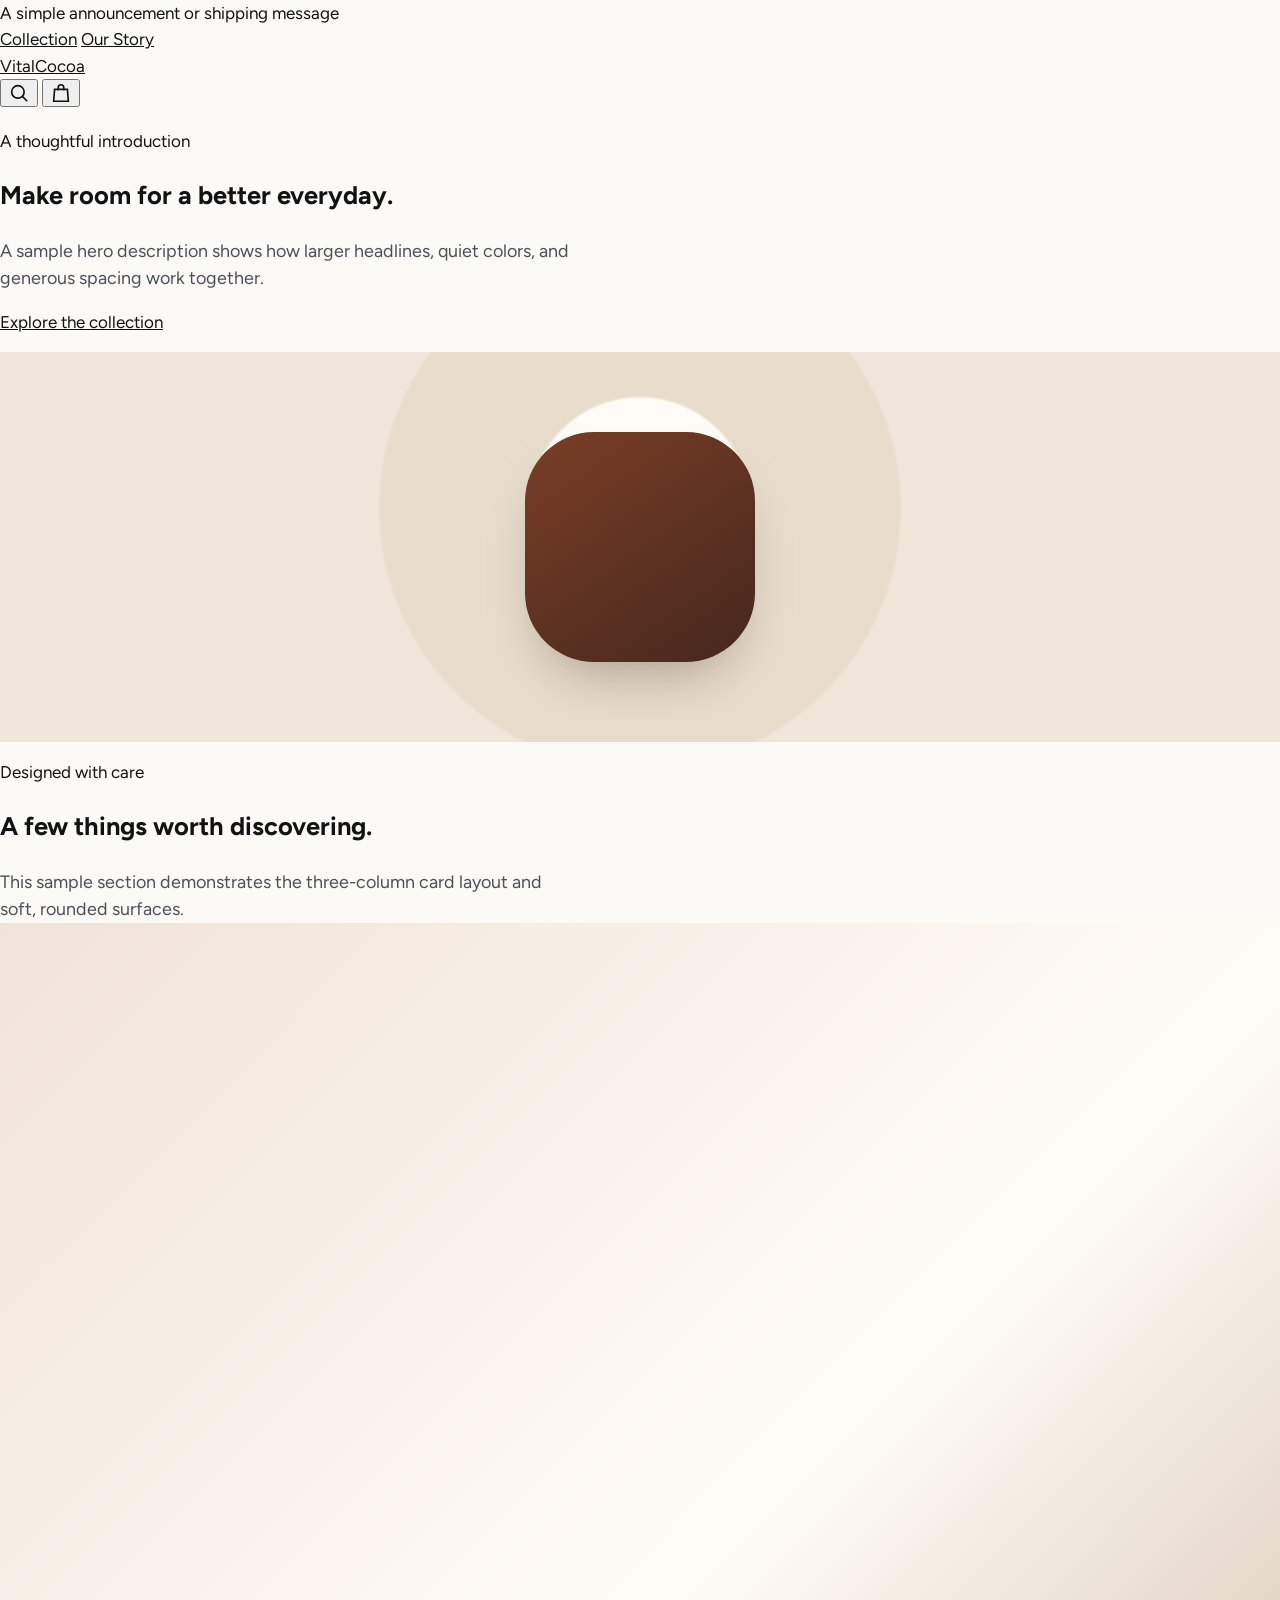
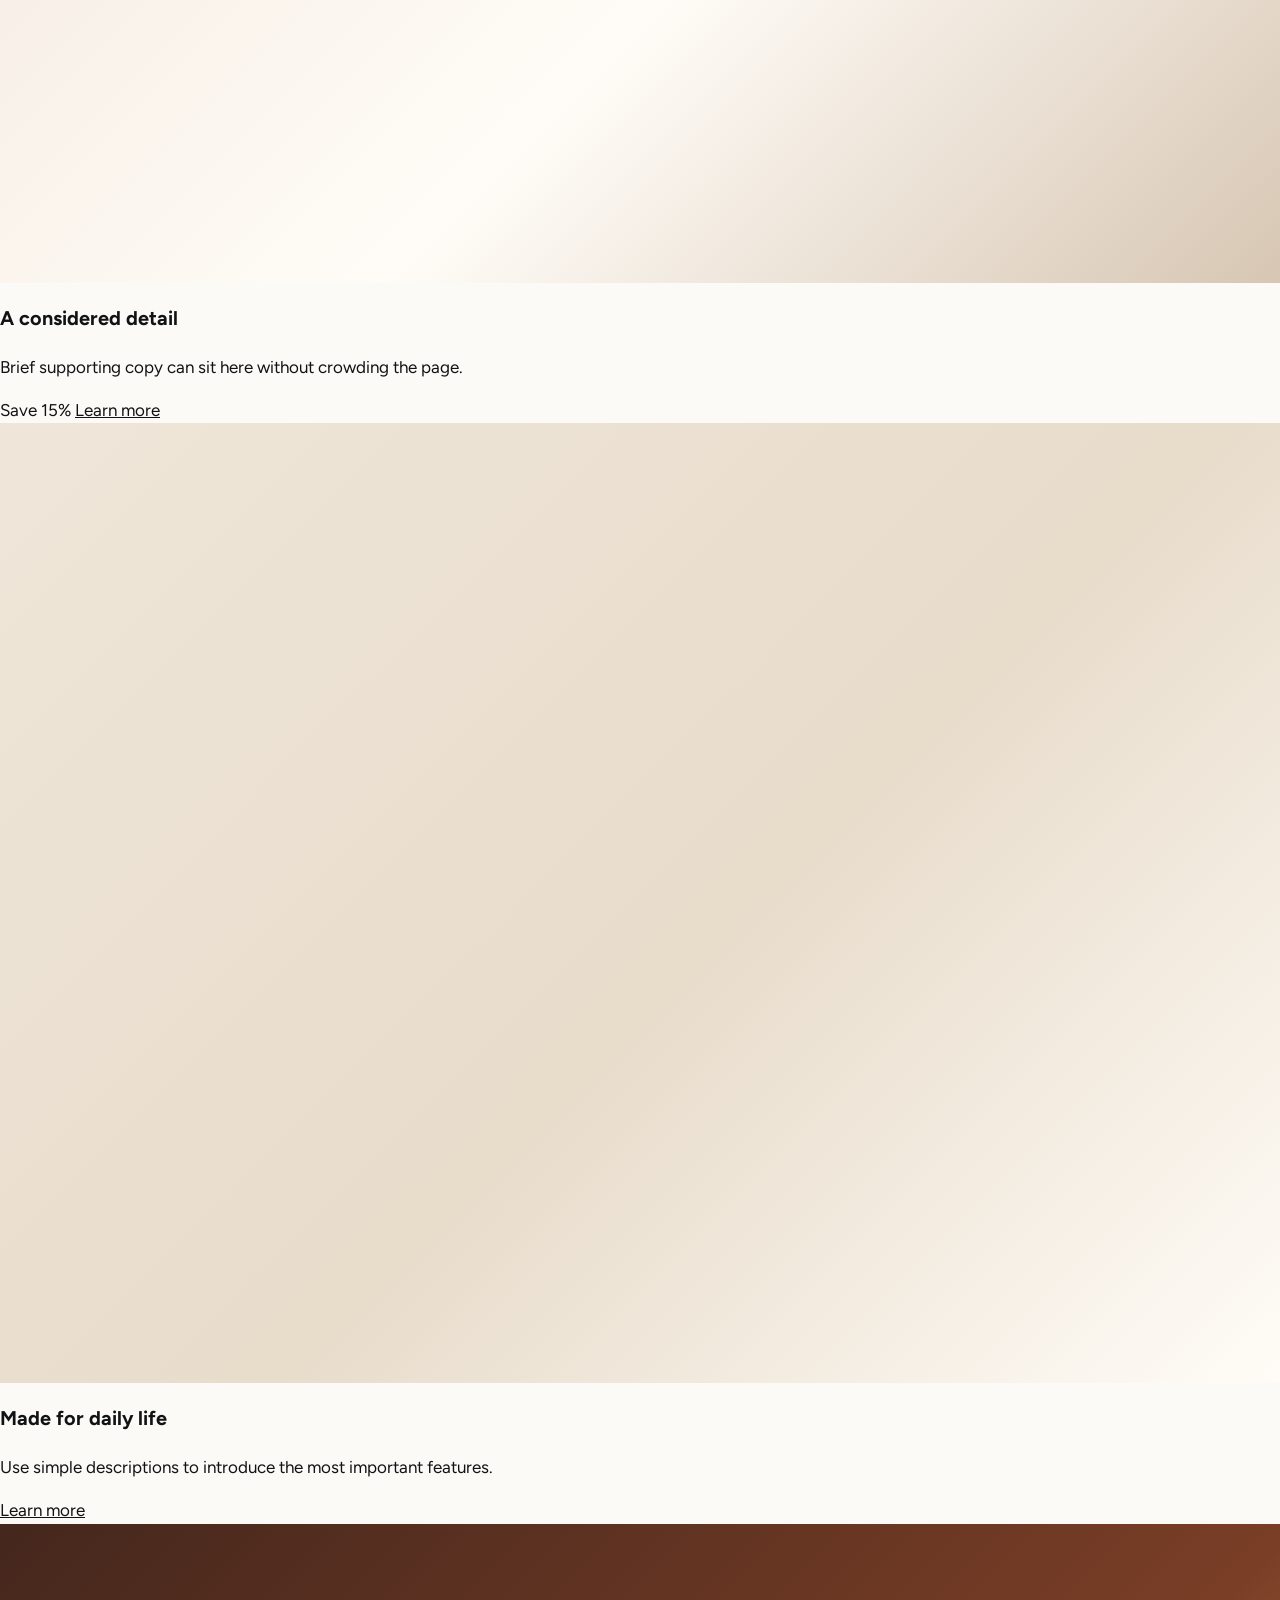
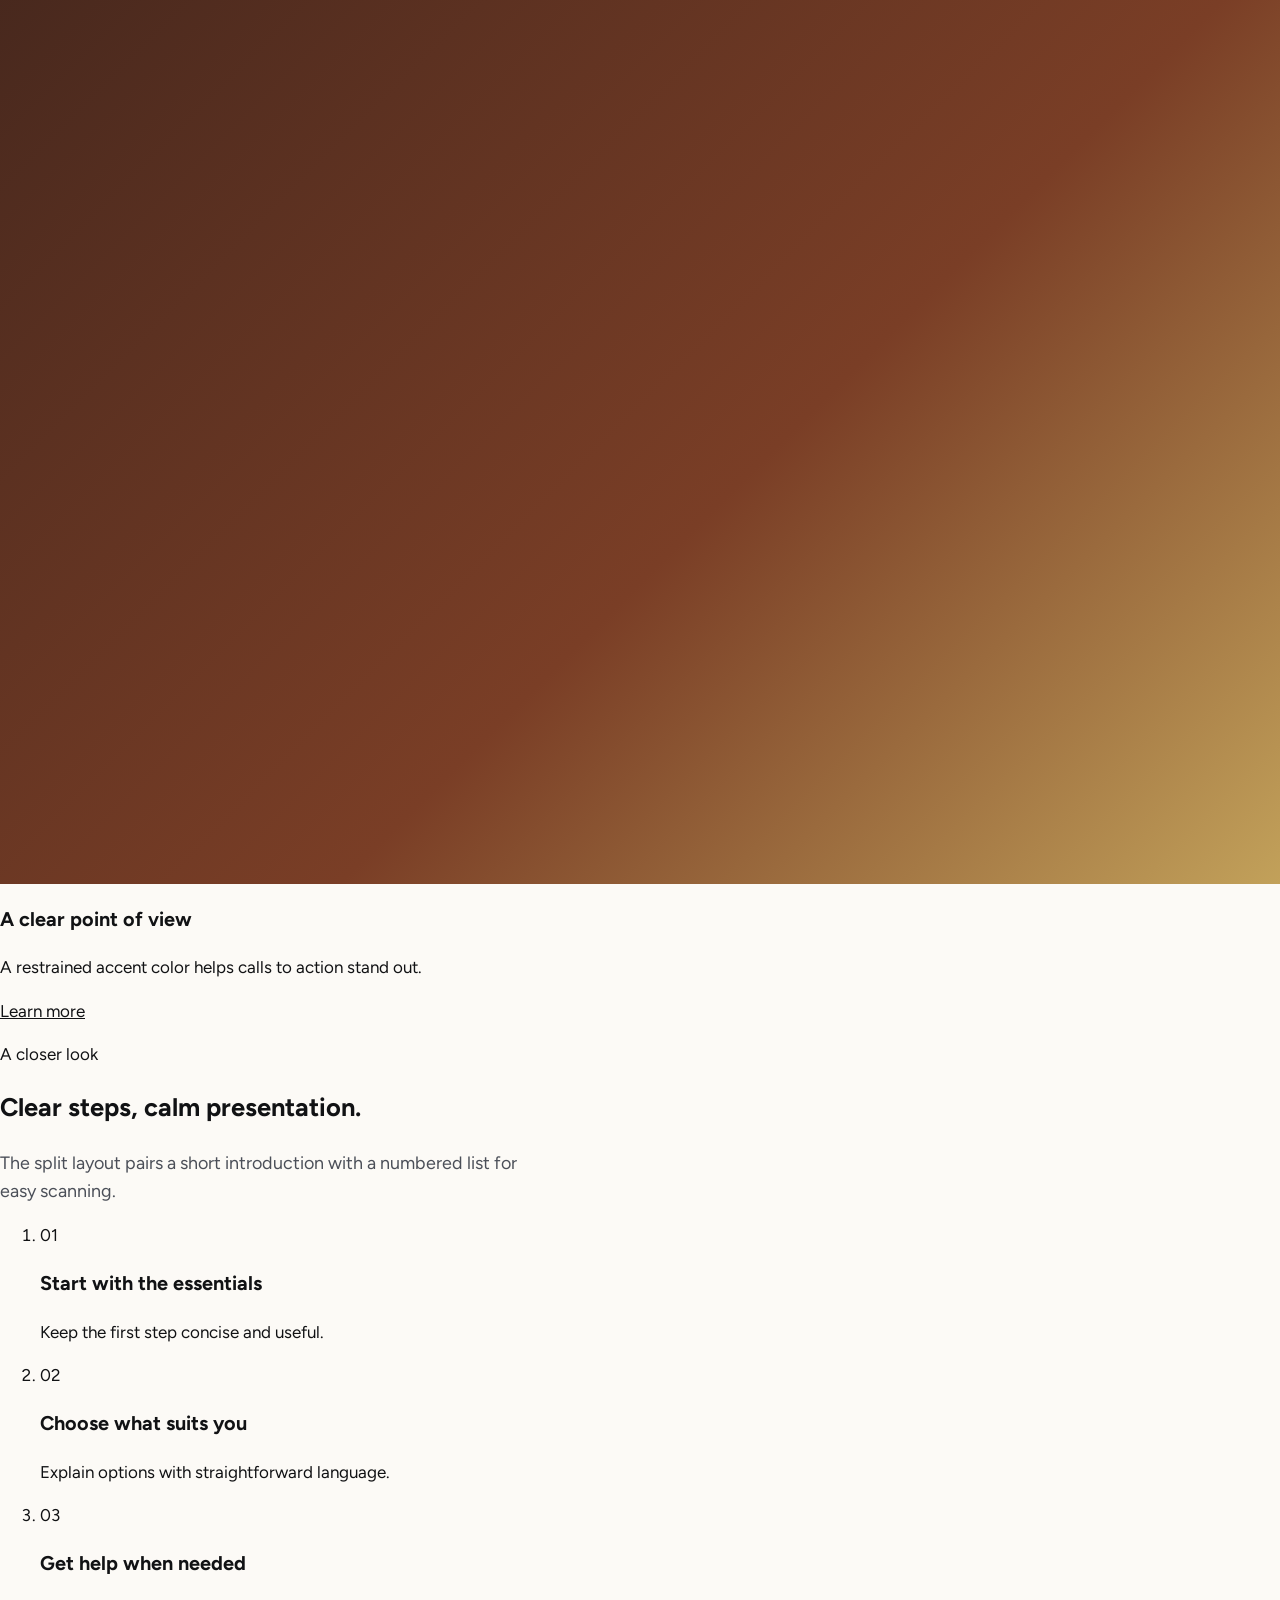
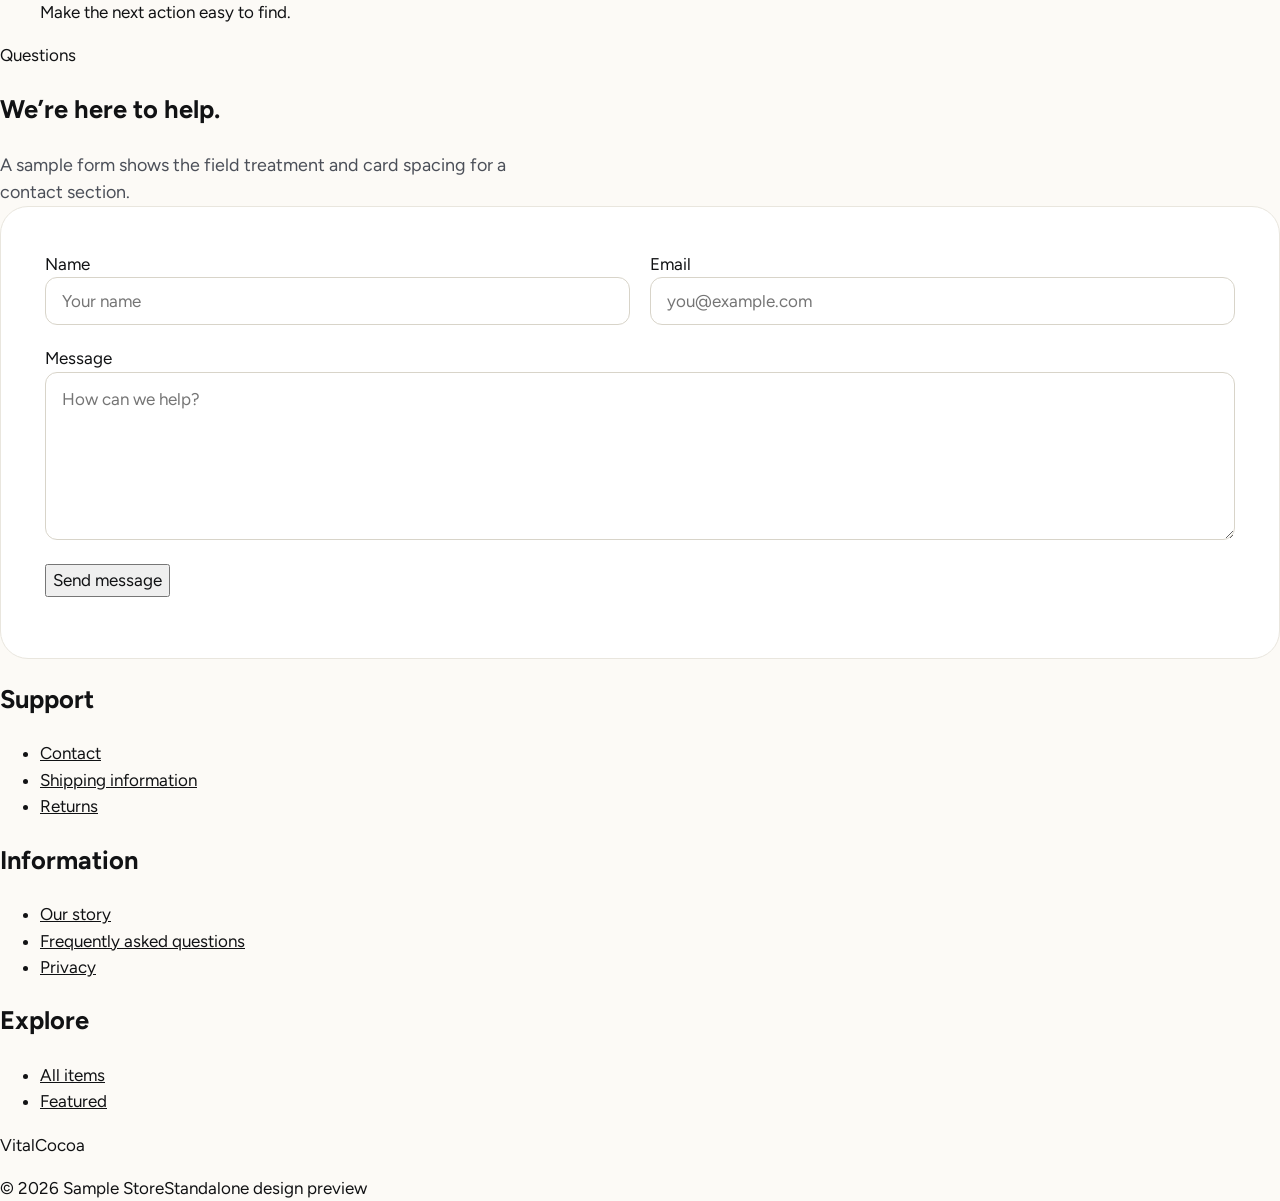
<file: assets/index.html>
<!doctype html>
<html lang="en">
  <head>
    <meta charset="utf-8">
    <meta name="viewport" content="width=device-width, initial-scale=1">
    <meta name="description" content="A standalone preview of the extracted storefront design system.">
    <title>VitalCocoa — Design Preview</title>
    <link rel="preconnect" href="https://fonts.googleapis.com">
    <link rel="preconnect" href="https://fonts.gstatic.com" crossorigin>
    <link href="https://fonts.googleapis.com/css2?family=Figtree:wght@400..800&display=swap" rel="stylesheet">
    <link rel="stylesheet" href="./theme.css">
  </head>
  <body>
    <a class="visually-hidden" href="#main">Skip to content</a>
    <div class="announcement">A simple announcement or shipping message</div>
    <header class="site-header">
      <div class="container header-inner">
        <nav class="header-nav" aria-label="Main navigation">
          <a href="#collection">Collection</a>
          <a href="#story">Our Story</a>
        </nav>
        <a class="site-logo" href="#" aria-label="VitalCocoa home">VitalCocoa</a>
        <div class="header-actions">
          <button class="header-icon" type="button" aria-label="Search">
            <svg viewBox="0 0 24 24" width="22" height="22" fill="none" stroke="currentColor" stroke-width="1.8" aria-hidden="true">
              <circle cx="10.8" cy="10.8" r="6.8"></circle>
              <path d="m16 16 5 5"></path>
            </svg>
          </button>
          <button class="header-icon" type="button" aria-label="Shopping bag">
            <svg viewBox="0 0 24 24" width="22" height="22" fill="none" stroke="currentColor" stroke-width="1.8" aria-hidden="true">
              <path d="M5 8h14l1 13H4L5 8Z"></path>
              <path d="M9 9V6a3 3 0 0 1 6 0v3"></path>
            </svg>
          </button>
        </div>
      </div>
    </header>

    <main id="main">
      <section class="section">
        <div class="container split-layout">
          <div>
            <p class="eyebrow">A thoughtful introduction</p>
            <h1 class="heading-one">Make room for a better everyday.</h1>
            <p class="lede">A sample hero description shows how larger headlines, quiet colors, and generous spacing work together.</p>
            <p><a class="button button--accent button--large" href="#collection">Explore the collection</a></p>
          </div>
          <div class="card" aria-label="Sample feature artwork">
            <div style="min-height: 390px; display: grid; place-items: center; padding: 32px; background: radial-gradient(circle at 50% 40%, #fffcf7 0 16%, #e8dccb 16.5% 38%, #efe6d9 38.5% 100%);">
              <div style="width: min(58%, 230px); aspect-ratio: 1; border-radius: 30%; background: linear-gradient(145deg, #7a3e26, #45271d); box-shadow: 0 28px 55px -22px rgb(43 26 20 / 35%);"></div>
            </div>
          </div>
        </div>
      </section>

      <section class="section section--muted" id="collection">
        <div class="container">
          <div class="section-heading">
            <p class="eyebrow">Designed with care</p>
            <h2 class="heading-two">A few things worth discovering.</h2>
            <p class="lede">This sample section demonstrates the three-column card layout and soft, rounded surfaces.</p>
          </div>
          <div class="card-grid">
            <article class="card">
              <div style="aspect-ratio: 4 / 3; background: linear-gradient(135deg, #f0e3d7, #fffcf7 60%, #d7c6b3);"></div>
              <div class="card__content">
                <h3 class="card__title">A considered detail</h3>
                <p class="card__text">Brief supporting copy can sit here without crowding the page.</p>
                <span class="savings-label">Save 15%</span>
                <a class="text-link" href="#story">Learn more</a>
              </div>
            </article>
            <article class="card">
              <div style="aspect-ratio: 4 / 3; background: linear-gradient(135deg, #efe6d9, #e8dccb 55%, #fffcf7);"></div>
              <div class="card__content">
                <h3 class="card__title">Made for daily life</h3>
                <p class="card__text">Use simple descriptions to introduce the most important features.</p>
                <a class="text-link" href="#story">Learn more</a>
              </div>
            </article>
            <article class="card">
              <div style="aspect-ratio: 4 / 3; background: linear-gradient(135deg, #45271d, #7a3e26 58%, #c2a15a);"></div>
              <div class="card__content">
                <h3 class="card__title">A clear point of view</h3>
                <p class="card__text">A restrained accent color helps calls to action stand out.</p>
                <a class="text-link" href="#story">Learn more</a>
              </div>
            </article>
          </div>
        </div>
      </section>

      <section class="section" id="story">
        <div class="container split-layout">
          <div>
            <p class="eyebrow">A closer look</p>
            <h2 class="heading-two">Clear steps, calm presentation.</h2>
            <p class="lede">The split layout pairs a short introduction with a numbered list for easy scanning.</p>
          </div>
          <ol class="step-list">
            <li><span class="step-number">01</span><div><h3 class="card__title">Start with the essentials</h3><p class="card__text">Keep the first step concise and useful.</p></div></li>
            <li><span class="step-number">02</span><div><h3 class="card__title">Choose what suits you</h3><p class="card__text">Explain options with straightforward language.</p></div></li>
            <li><span class="step-number">03</span><div><h3 class="card__title">Get help when needed</h3><p class="card__text">Make the next action easy to find.</p></div></li>
          </ol>
        </div>
      </section>

      <section class="section section--muted">
        <div class="container split-layout">
          <div>
            <p class="eyebrow">Questions</p>
            <h2 class="heading-two">We’re here to help.</h2>
            <p class="lede">A sample form shows the field treatment and card spacing for a contact section.</p>
          </div>
          <form class="form-card" action="#" onsubmit="return false">
            <div class="form-grid">
              <div class="form-field"><label for="name">Name</label><input class="field" id="name" name="name" placeholder="Your name"></div>
              <div class="form-field"><label for="email">Email</label><input class="field" id="email" name="email" type="email" placeholder="you@example.com"></div>
              <div class="form-field" style="grid-column: 1 / -1"><label for="message">Message</label><textarea class="field" id="message" name="message" placeholder="How can we help?"></textarea></div>
            </div>
            <p><button class="button button--dark" type="submit">Send message</button></p>
          </form>
        </div>
      </section>
    </main>

    <footer class="site-footer">
      <div class="container">
        <div class="footer-columns">
          <nav class="footer-column" aria-label="Support">
            <h2>Support</h2>
            <ul class="footer-links"><li><a href="#main">Contact</a></li><li><a href="#main">Shipping information</a></li><li><a href="#main">Returns</a></li></ul>
          </nav>
          <nav class="footer-column" aria-label="Information">
            <h2>Information</h2>
            <ul class="footer-links"><li><a href="#main">Our story</a></li><li><a href="#main">Frequently asked questions</a></li><li><a href="#main">Privacy</a></li></ul>
          </nav>
          <nav class="footer-column" aria-label="Explore">
            <h2>Explore</h2>
            <ul class="footer-links"><li><a href="#collection">All items</a></li><li><a href="#collection">Featured</a></li></ul>
          </nav>
        </div>
        <p class="footer-wordmark">VitalCocoa</p>
        <div class="footer-meta"><span>© 2026 Sample Store</span><span>Standalone design preview</span></div>
      </div>
    </footer>
  </body>
</html>
</file>
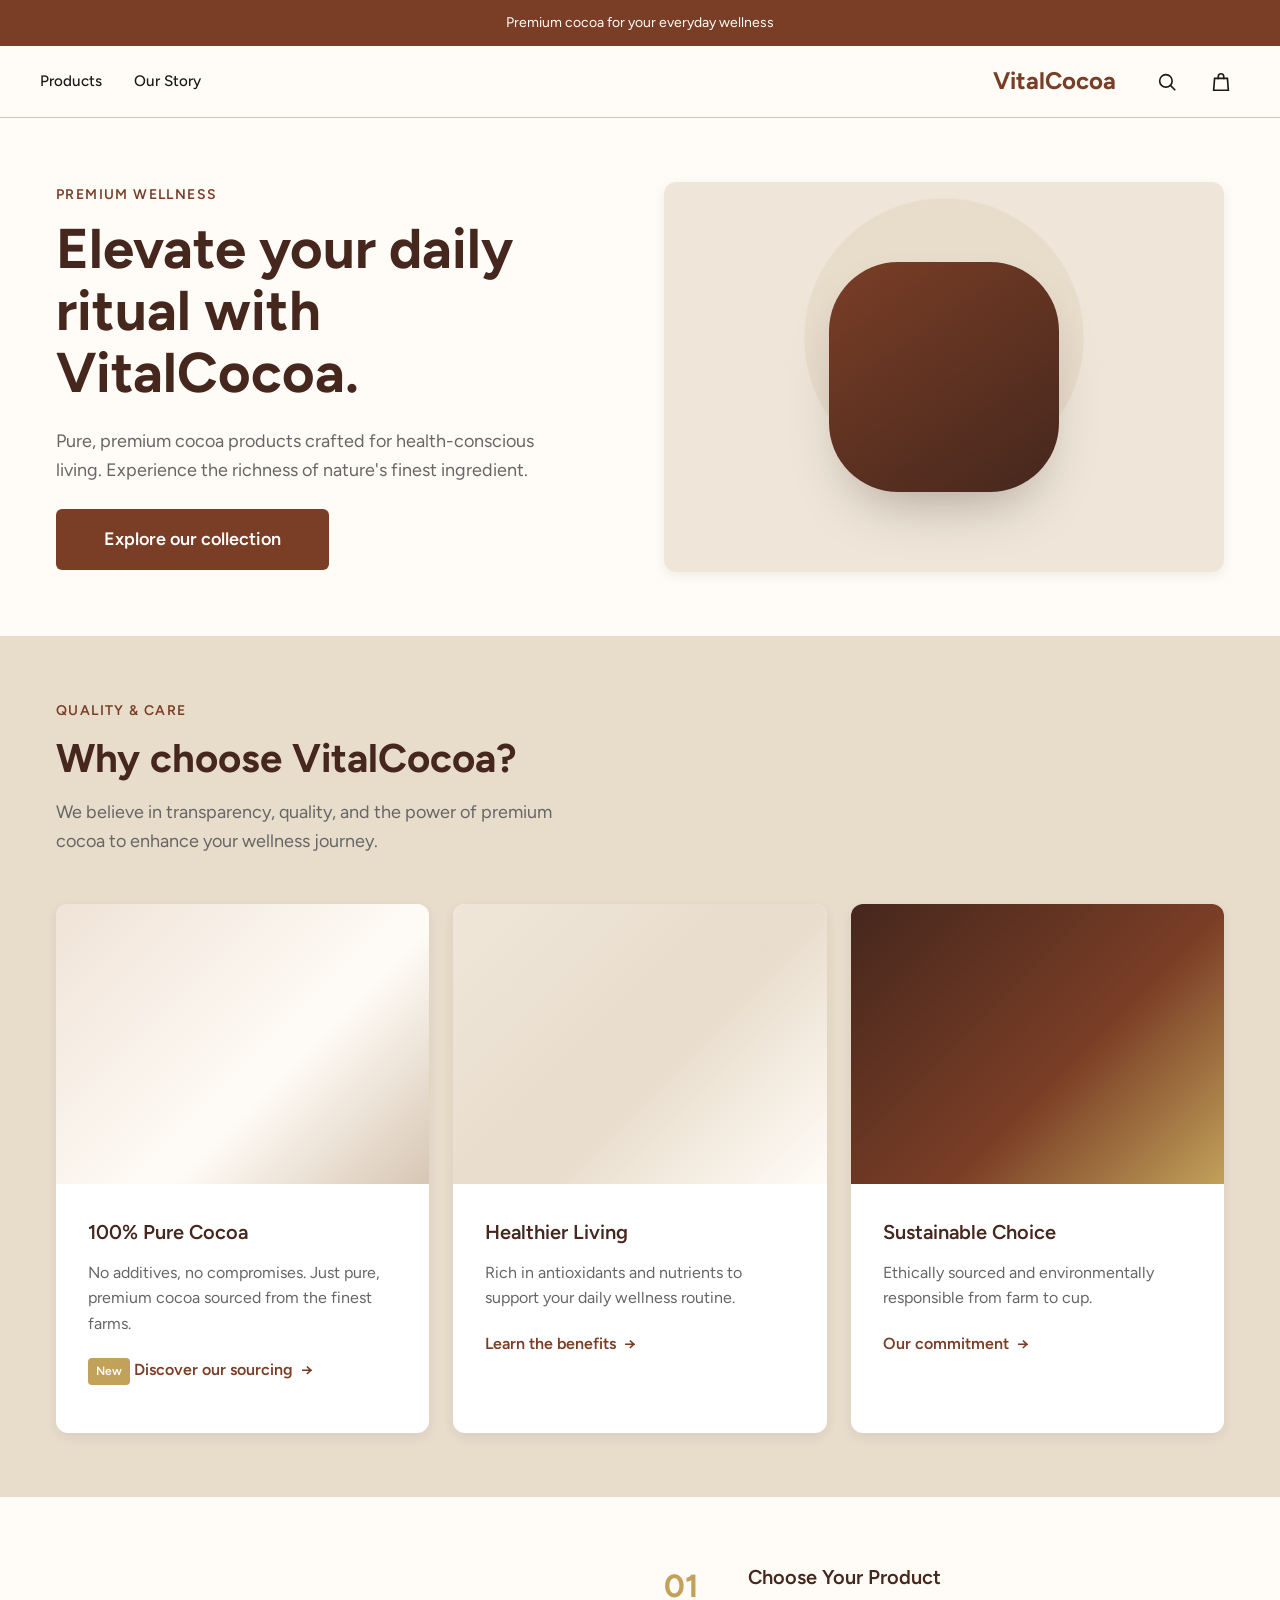
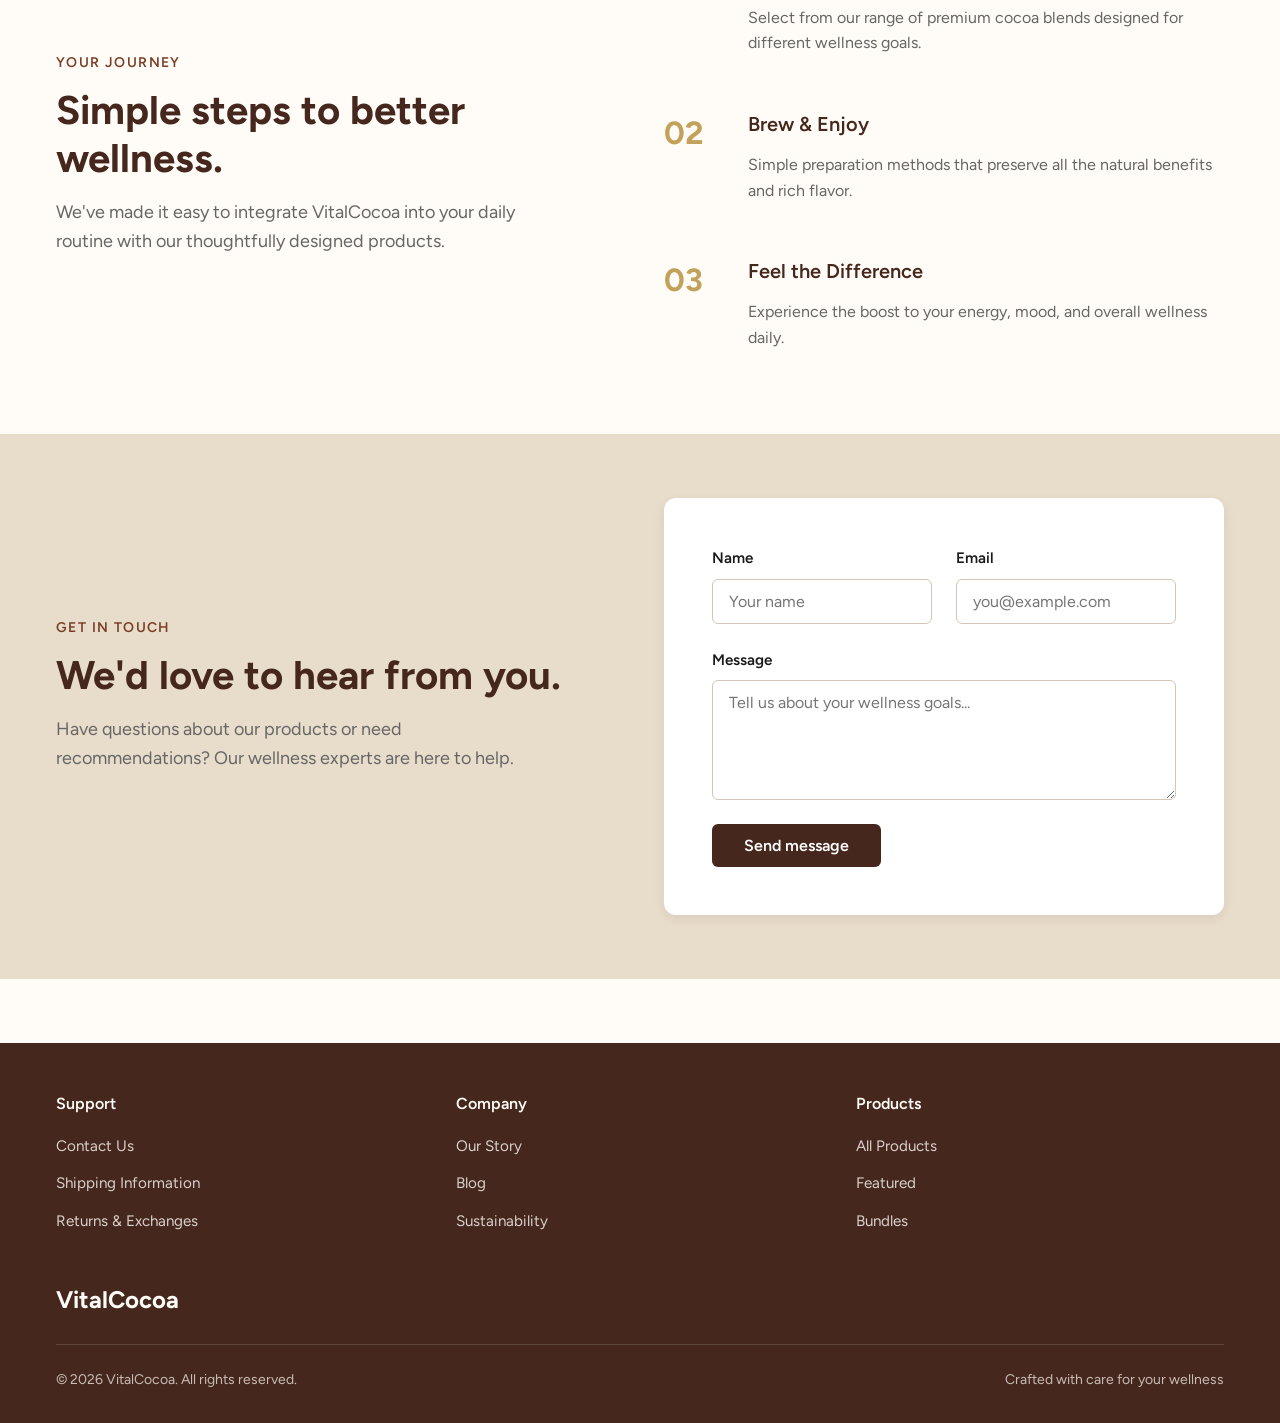
<file: VitalCocoa-Website-Template.html>
<!doctype html>
<html lang="en">
  <head>
    <meta charset="utf-8">
    <meta name="viewport" content="width=device-width, initial-scale=1">
    <meta name="description" content="VitalCocoa - Premium cocoa products for a healthier lifestyle.">
    <title>VitalCocoa — Premium Cocoa Products</title>
    <link rel="preconnect" href="https://fonts.googleapis.com">
    <link rel="preconnect" href="https://fonts.gstatic.com" crossorigin>
    <link href="https://fonts.googleapis.com/css2?family=Figtree:wght@400..800&display=swap" rel="stylesheet">
    <style>
      /* Color Scheme - VitalCocoa */
      :root {
        --color-primary-dark: #45271d;
        --color-primary-medium: #7a3e26;
        --color-accent: #c2a15a;
        --color-light-bg: #fffcf7;
        --color-muted-bg: #e8dccb;
        --color-text: #1a1a1a;
        --color-text-light: #666666;
        --color-border: #d7c6b3;
      }

      * {
        margin: 0;
        padding: 0;
        box-sizing: border-box;
      }

      html {
        scroll-behavior: smooth;
      }

      body {
        font-family: 'Figtree', system-ui, sans-serif;
        color: var(--color-text);
        background-color: var(--color-light-bg);
        line-height: 1.6;
      }

      .visually-hidden {
        position: absolute;
        width: 1px;
        height: 1px;
        overflow: hidden;
        clip: rect(0, 0, 0, 0);
      }

      .announcement {
        background-color: var(--color-primary-medium);
        color: var(--color-light-bg);
        text-align: center;
        padding: 12px 16px;
        font-size: 0.875rem;
      }

      .container {
        max-width: 1200px;
        margin: 0 auto;
        padding: 0 16px;
      }

      /* Header */
      .site-header {
        background-color: var(--color-light-bg);
        border-bottom: 1px solid var(--color-border);
        position: sticky;
        top: 0;
        z-index: 100;
      }

      .header-inner {
        display: flex;
        align-items: center;
        justify-content: space-between;
        padding: 16px 0;
        gap: 32px;
      }

      .header-nav {
        display: flex;
        gap: 32px;
        flex: 1;
      }

      .header-nav a {
        color: var(--color-text);
        text-decoration: none;
        font-weight: 500;
        font-size: 0.95rem;
        transition: color 0.3s ease;
      }

      .header-nav a:hover {
        color: var(--color-primary-medium);
      }

      .site-logo {
        font-size: 1.5rem;
        font-weight: 700;
        color: var(--color-primary-medium);
        text-decoration: none;
        white-space: nowrap;
      }

      .header-actions {
        display: flex;
        gap: 16px;
      }

      .header-icon {
        background: none;
        border: none;
        cursor: pointer;
        color: var(--color-text);
        display: flex;
        align-items: center;
        justify-content: center;
        padding: 8px;
        transition: color 0.3s ease;
      }

      .header-icon:hover {
        color: var(--color-primary-medium);
      }

      /* Main Content */
      main {
        min-height: calc(100vh - 200px);
      }

      .section {
        padding: 64px 0;
      }

      .section--muted {
        background-color: var(--color-muted-bg);
      }

      .split-layout {
        display: grid;
        grid-template-columns: 1fr 1fr;
        gap: 48px;
        align-items: center;
      }

      .eyebrow {
        font-size: 0.875rem;
        font-weight: 600;
        color: var(--color-primary-medium);
        text-transform: uppercase;
        letter-spacing: 0.1em;
        margin-bottom: 12px;
      }

      .heading-one {
        font-size: 3.5rem;
        font-weight: 700;
        line-height: 1.1;
        margin-bottom: 24px;
        color: var(--color-primary-dark);
      }

      .heading-two {
        font-size: 2.5rem;
        font-weight: 700;
        line-height: 1.2;
        margin-bottom: 16px;
        color: var(--color-primary-dark);
      }

      .lede {
        font-size: 1.125rem;
        color: var(--color-text-light);
        margin-bottom: 24px;
        max-width: 500px;
      }

      .section-heading {
        max-width: 600px;
        margin-bottom: 48px;
      }

      .card {
        background-color: white;
        border-radius: 12px;
        overflow: hidden;
        box-shadow: 0 4px 12px rgba(69, 39, 29, 0.08);
      }

      .card__content {
        padding: 32px;
      }

      .card__title {
        font-size: 1.25rem;
        font-weight: 600;
        margin-bottom: 12px;
        color: var(--color-primary-dark);
      }

      .card__text {
        font-size: 1rem;
        color: var(--color-text-light);
        margin-bottom: 20px;
      }

      .savings-label {
        display: inline-block;
        background-color: var(--color-accent);
        color: white;
        padding: 4px 8px;
        border-radius: 4px;
        font-size: 0.75rem;
        font-weight: 600;
        margin-bottom: 16px;
      }

      .text-link {
        color: var(--color-primary-medium);
        text-decoration: none;
        font-weight: 600;
        display: inline-flex;
        align-items: center;
        gap: 8px;
        transition: gap 0.3s ease;
      }

      .text-link:hover {
        gap: 12px;
      }

      .text-link::after {
        content: "→";
      }

      /* Buttons */
      .button {
        display: inline-block;
        padding: 12px 32px;
        border: none;
        border-radius: 6px;
        font-family: inherit;
        font-weight: 600;
        cursor: pointer;
        text-decoration: none;
        transition: all 0.3s ease;
        font-size: 1rem;
      }

      .button--accent {
        background-color: var(--color-primary-medium);
        color: white;
      }

      .button--accent:hover {
        background-color: var(--color-primary-dark);
      }

      .button--dark {
        background-color: var(--color-primary-dark);
        color: white;
      }

      .button--dark:hover {
        background-color: var(--color-primary-medium);
      }

      .button--large {
        padding: 16px 48px;
        font-size: 1.125rem;
      }

      /* Card Grid */
      .card-grid {
        display: grid;
        grid-template-columns: repeat(auto-fit, minmax(300px, 1fr));
        gap: 24px;
      }

      /* Step List */
      .step-list {
        list-style: none;
        display: flex;
        flex-direction: column;
        gap: 32px;
      }

      .step-list li {
        display: grid;
        grid-template-columns: 60px 1fr;
        gap: 24px;
      }

      .step-number {
        font-size: 2rem;
        font-weight: 700;
        color: var(--color-accent);
      }

      /* Forms */
      .form-card {
        background-color: white;
        padding: 48px;
        border-radius: 12px;
        box-shadow: 0 4px 12px rgba(69, 39, 29, 0.08);
      }

      .form-grid {
        display: grid;
        grid-template-columns: 1fr 1fr;
        gap: 24px;
        margin-bottom: 24px;
      }

      .form-field {
        display: flex;
        flex-direction: column;
        gap: 8px;
      }

      .form-field label {
        font-weight: 600;
        color: var(--color-text);
        font-size: 0.95rem;
      }

      .field {
        padding: 12px 16px;
        border: 1px solid var(--color-border);
        border-radius: 6px;
        font-family: inherit;
        font-size: 1rem;
        color: var(--color-text);
        transition: border-color 0.3s ease;
      }

      .field:focus {
        outline: none;
        border-color: var(--color-primary-medium);
        box-shadow: 0 0 0 3px rgba(122, 62, 38, 0.1);
      }

      textarea.field {
        resize: vertical;
        min-height: 120px;
      }

      /* Footer */
      .site-footer {
        background-color: var(--color-primary-dark);
        color: var(--color-light-bg);
        padding: 48px 0 32px;
        margin-top: 64px;
      }

      .footer-columns {
        display: grid;
        grid-template-columns: repeat(auto-fit, minmax(200px, 1fr));
        gap: 32px;
        margin-bottom: 48px;
      }

      .footer-column h2 {
        font-size: 1rem;
        font-weight: 600;
        margin-bottom: 16px;
      }

      .footer-links {
        list-style: none;
        display: flex;
        flex-direction: column;
        gap: 12px;
      }

      .footer-links a {
        color: var(--color-light-bg);
        text-decoration: none;
        font-size: 0.95rem;
        opacity: 0.8;
        transition: opacity 0.3s ease;
      }

      .footer-links a:hover {
        opacity: 1;
      }

      .footer-wordmark {
        font-size: 1.5rem;
        font-weight: 700;
        margin-bottom: 24px;
      }

      .footer-meta {
        display: flex;
        justify-content: space-between;
        padding-top: 24px;
        border-top: 1px solid rgba(255, 252, 247, 0.2);
        font-size: 0.875rem;
        opacity: 0.7;
      }

      /* Responsive */
      @media (max-width: 768px) {
        .split-layout {
          grid-template-columns: 1fr;
          gap: 32px;
        }

        .header-inner {
          flex-wrap: wrap;
        }

        .header-nav {
          order: 3;
          flex-basis: 100%;
          gap: 16px;
        }

        .heading-one {
          font-size: 2.5rem;
        }

        .heading-two {
          font-size: 1.75rem;
        }

        .form-grid {
          grid-template-columns: 1fr;
        }

        .form-card {
          padding: 24px;
        }

        .card-grid {
          grid-template-columns: 1fr;
        }
      }
    </style>
  </head>
  <body>
    <a class="visually-hidden" href="#main">Skip to content</a>
    <div class="announcement">Premium cocoa for your everyday wellness</div>
    <header class="site-header">
      <div class="container header-inner">
        <nav class="header-nav" aria-label="Main navigation">
          <a href="#collection">Products</a>
          <a href="#story">Our Story</a>
        </nav>
        <a class="site-logo" href="#" aria-label="VitalCocoa home">VitalCocoa</a>
        <div class="header-actions">
          <button class="header-icon" type="button" aria-label="Search">
            <svg viewBox="0 0 24 24" width="22" height="22" fill="none" stroke="currentColor" stroke-width="1.8" aria-hidden="true">
              <circle cx="10.8" cy="10.8" r="6.8"></circle>
              <path d="m16 16 5 5"></path>
            </svg>
          </button>
          <button class="header-icon" type="button" aria-label="Shopping bag">
            <svg viewBox="0 0 24 24" width="22" height="22" fill="none" stroke="currentColor" stroke-width="1.8" aria-hidden="true">
              <path d="M5 8h14l1 13H4L5 8Z"></path>
              <path d="M9 9V6a3 3 0 0 1 6 0v3"></path>
            </svg>
          </button>
        </div>
      </div>
    </header>

    <main id="main">
      <section class="section">
        <div class="container split-layout">
          <div>
            <p class="eyebrow">Premium Wellness</p>
            <h1 class="heading-one">Elevate your daily ritual with VitalCocoa.</h1>
            <p class="lede">Pure, premium cocoa products crafted for health-conscious living. Experience the richness of nature's finest ingredient.</p>
            <p><a class="button button--accent button--large" href="#collection">Explore our collection</a></p>
          </div>
          <div class="card" aria-label="VitalCocoa product showcase">
            <div style="min-height: 390px; display: grid; place-items: center; padding: 32px; background: radial-gradient(circle at 50% 40%, #fffcf7 0 16%, #e8dccb 16.5% 38%, #efe6d9 38.5% 100%);">
              <div style="width: min(58%, 230px); aspect-ratio: 1; border-radius: 30%; background: linear-gradient(145deg, #7a3e26, #45271d); box-shadow: 0 28px 55px -22px rgb(43 26 20 / 35%);"></div>
            </div>
          </div>
        </div>
      </section>

      <section class="section section--muted" id="collection">
        <div class="container">
          <div class="section-heading">
            <p class="eyebrow">Quality & Care</p>
            <h2 class="heading-two">Why choose VitalCocoa?</h2>
            <p class="lede">We believe in transparency, quality, and the power of premium cocoa to enhance your wellness journey.</p>
          </div>
          <div class="card-grid">
            <article class="card">
              <div style="aspect-ratio: 4 / 3; background: linear-gradient(135deg, #f0e3d7, #fffcf7 60%, #d7c6b3);"></div>
              <div class="card__content">
                <h3 class="card__title">100% Pure Cocoa</h3>
                <p class="card__text">No additives, no compromises. Just pure, premium cocoa sourced from the finest farms.</p>
                <span class="savings-label">New</span>
                <a class="text-link" href="#story">Discover our sourcing</a>
              </div>
            </article>
            <article class="card">
              <div style="aspect-ratio: 4 / 3; background: linear-gradient(135deg, #efe6d9, #e8dccb 55%, #fffcf7);"></div>
              <div class="card__content">
                <h3 class="card__title">Healthier Living</h3>
                <p class="card__text">Rich in antioxidants and nutrients to support your daily wellness routine.</p>
                <a class="text-link" href="#story">Learn the benefits</a>
              </div>
            </article>
            <article class="card">
              <div style="aspect-ratio: 4 / 3; background: linear-gradient(135deg, #45271d, #7a3e26 58%, #c2a15a);"></div>
              <div class="card__content">
                <h3 class="card__title">Sustainable Choice</h3>
                <p class="card__text">Ethically sourced and environmentally responsible from farm to cup.</p>
                <a class="text-link" href="#story">Our commitment</a>
              </div>
            </article>
          </div>
        </div>
      </section>

      <section class="section" id="story">
        <div class="container split-layout">
          <div>
            <p class="eyebrow">Your Journey</p>
            <h2 class="heading-two">Simple steps to better wellness.</h2>
            <p class="lede">We've made it easy to integrate VitalCocoa into your daily routine with our thoughtfully designed products.</p>
          </div>
          <ol class="step-list">
            <li><span class="step-number">01</span><div><h3 class="card__title">Choose Your Product</h3><p class="card__text">Select from our range of premium cocoa blends designed for different wellness goals.</p></div></li>
            <li><span class="step-number">02</span><div><h3 class="card__title">Brew & Enjoy</h3><p class="card__text">Simple preparation methods that preserve all the natural benefits and rich flavor.</p></div></li>
            <li><span class="step-number">03</span><div><h3 class="card__title">Feel the Difference</h3><p class="card__text">Experience the boost to your energy, mood, and overall wellness daily.</p></div></li>
          </ol>
        </div>
      </section>

      <section class="section section--muted">
        <div class="container split-layout">
          <div>
            <p class="eyebrow">Get In Touch</p>
            <h2 class="heading-two">We'd love to hear from you.</h2>
            <p class="lede">Have questions about our products or need recommendations? Our wellness experts are here to help.</p>
          </div>
          <form class="form-card" action="#" onsubmit="return false">
            <div class="form-grid">
              <div class="form-field"><label for="name">Name</label><input class="field" id="name" name="name" placeholder="Your name"></div>
              <div class="form-field"><label for="email">Email</label><input class="field" id="email" name="email" type="email" placeholder="you@example.com"></div>
              <div class="form-field" style="grid-column: 1 / -1"><label for="message">Message</label><textarea class="field" id="message" name="message" placeholder="Tell us about your wellness goals..."></textarea></div>
            </div>
            <p><button class="button button--dark" type="submit">Send message</button></p>
          </form>
        </div>
      </section>
    </main>

    <footer class="site-footer">
      <div class="container">
        <div class="footer-columns">
          <nav class="footer-column" aria-label="Support">
            <h2>Support</h2>
            <ul class="footer-links"><li><a href="#main">Contact Us</a></li><li><a href="#main">Shipping Information</a></li><li><a href="#main">Returns & Exchanges</a></li></ul>
          </nav>
          <nav class="footer-column" aria-label="Information">
            <h2>Company</h2>
            <ul class="footer-links"><li><a href="#main">Our Story</a></li><li><a href="#main">Blog</a></li><li><a href="#main">Sustainability</a></li></ul>
          </nav>
          <nav class="footer-column" aria-label="Explore">
            <h2>Products</h2>
            <ul class="footer-links"><li><a href="#collection">All Products</a></li><li><a href="#collection">Featured</a></li><li><a href="#collection">Bundles</a></li></ul>
          </nav>
        </div>
        <p class="footer-wordmark">VitalCocoa</p>
        <div class="footer-meta"><span>© 2026 VitalCocoa. All rights reserved.</span><span>Crafted with care for your wellness</span></div>
      </div>
    </footer>
  </body>
</html>
</file>
<file: assets/theme.css>
/* MyNrg theme.
   Palette sampled from the product photography: page = photo background (#FCFAF6), sand = top-down photo background,
   cobalt = bottle label, ink = cap.
   Layout language from the researched DTC leaders: product on matching photo backgrounds + navy/brand CTA (Ritual),
   inset dark brand card + week-by-week timeline + sticky mobile CTA (Seed), stat row + scrolling strip + closing banner (grüns),
   tiered pack cards with per-day pricing (Timeline), check-mark comparison table (Seed). */
:root {
  --paper: #FCFAF6;
  --sand: #F5F3ED;
  --sand-2: #ECE9E0;
  --white: #FFFFFF;
  --ink: #111214;
  --ink-2: #4B4F58;
  --ink-3: #868A93;
  --line: #E9E6DE;
  --line-2: #D8D4C9;
  --cobalt: #1F4690;
  --cobalt-hover: #193A78;
  --cobalt-deep: #12285A;
  --cobalt-tint: #E7EDF8;
  --cobalt-mist: #B9C8E6;
  --go: #1E7A4C;
  --stop: #B23A2A;

  --f-sans: "Figtree", ui-sans-serif, system-ui, -apple-system, "Segoe UI", Helvetica, Arial, sans-serif;

  --r-lg: 28px;
  --r-md: 18px;
  --r-sm: 12px;
  --r-pill: 999px;
  --gutter: clamp(16px, 4vw, 40px);
  --container: 1240px;
  --sec-y: clamp(44px, 5.5vw, 76px);
  color-scheme: light;
}

*, *::before, *::after { box-sizing: border-box; }
[hidden] { display: none !important; }
html { scroll-behavior: smooth; -webkit-text-size-adjust: 100%; }
body {
  position: relative;
  margin: 0;
  background: var(--paper);
  color: var(--ink);
  font-family: var(--f-sans);
  font-size: 17px;
  line-height: 1.55;
  -webkit-font-smoothing: antialiased;
  overflow-x: hidden;
}
img, svg { max-width: 100%; display: block; }
a { color: inherit; }
button { font: inherit; color: inherit; }
:focus-visible { outline: 2px solid var(--cobalt); outline-offset: 3px; border-radius: 6px; }
.visually-hidden { position: absolute !important; width: 1px; height: 1px; overflow: hidden; clip: rect(0 0 0 0); white-space: nowrap; }

/* ---------- layout ---------- */
.wrap { width: 100%; max-width: calc(var(--container) + var(--gutter) * 2); margin-inline: auto; padding-inline: var(--gutter); }
.sec { padding-block: var(--sec-y); }
.sec--sand { background: var(--sand); }
.sec--tight { padding-block: clamp(28px, 3.5vw, 44px); }

/* ---------- type ---------- */
.kicker { font-size: 13px; font-weight: 700; letter-spacing: .09em; text-transform: uppercase; color: var(--cobalt); margin: 0 0 16px; }
.h1, .h2, .h3 { font-weight: 640; text-wrap: balance; margin: 0; color: var(--ink); }
.h1 { font-size: clamp(2.5rem, 5.2vw, 4.6rem); line-height: .98; letter-spacing: -.045em; }
.h2 { font-size: clamp(1.85rem, 3.4vw, 2.9rem); line-height: 1.02; letter-spacing: -.04em; }
.h3 { font-size: clamp(1.25rem, 1.7vw, 1.5rem); line-height: 1.2; letter-spacing: -.02em; }
.blue { color: var(--cobalt); }
.lede { font-size: clamp(1.08rem, 1.4vw, 1.25rem); color: var(--ink-2); max-width: 52ch; margin: 20px 0 0; text-wrap: pretty; }
.fine { font-size: 13px; line-height: 1.55; color: var(--ink-3); }
.num { font-variant-numeric: tabular-nums; }
.sec-head { max-width: 760px; margin-bottom: clamp(22px, 3vw, 36px); }
.sec-head--center { margin-inline: auto; text-align: center; }
.sec-head--center .lede { margin-inline: auto; }

/* ---------- buttons ---------- */
.btn {
  display: inline-flex; align-items: center; justify-content: center; gap: 10px;
  min-height: 48px; padding: 0 26px; border-radius: var(--r-pill);
  font-family: var(--f-sans); font-weight: 650; font-size: 16px; letter-spacing: -.005em;
  text-decoration: none; border: 1.5px solid transparent; cursor: pointer;
  transition: background-color .15s ease, color .15s ease, border-color .15s ease, transform .15s ease;
}
.btn:active { transform: translateY(1px); }
.btn--blue { background: var(--cobalt); color: var(--white); }
.btn--blue:hover { background: var(--cobalt-hover); }
.btn--ink { background: var(--ink); color: var(--white); }
.btn--ink:hover { background: #2A2C31; }
.btn--white { background: var(--white); color: var(--ink); }
.btn--white:hover { background: var(--cobalt-tint); }
.btn--line { background: transparent; color: var(--ink); border-color: var(--ink); }
.btn--line:hover { background: var(--ink); color: var(--white); }
.btn--lg { min-height: 58px; padding: 0 32px; font-size: 17px; }
.btn--block { width: 100%; }
.link { font-weight: 650; text-decoration: underline; text-underline-offset: 4px; text-decoration-thickness: 1.5px; }

/* ---------- announcement + header (Ritual: thin brand bar, centered wordmark) ---------- */
.announce { background: var(--cobalt); color: var(--white); font-size: 13.5px; font-weight: 600; text-align: center; padding: 9px var(--gutter); }
.announce ul { list-style: none; margin: 0; padding: 0; display: flex; justify-content: center; flex-wrap: wrap; gap: 4px 32px; }
.announce li { display: inline-flex; align-items: center; gap: 8px; }
.announce svg { width: 16px; height: 16px; opacity: .85; }

.hdr { position: sticky; top: env(safe-area-inset-top, 0px); z-index: 50; background: rgba(252, 250, 246, .92); backdrop-filter: blur(14px); -webkit-backdrop-filter: blur(14px); border-bottom: 1px solid var(--line); }
.hdr__in { display: grid; grid-template-columns: 1fr auto 1fr; align-items: center; gap: 16px; min-height: 68px; }
.hdr__nav { display: flex; gap: 4px; }
.hdr__nav a { text-decoration: none; font-size: 15px; font-weight: 550; color: var(--ink-2); padding: 8px 12px; border-radius: var(--r-pill); }
.hdr__nav a:hover { color: var(--ink); background: var(--sand-2); }
.logo { font-weight: 720; font-size: 26px; letter-spacing: -.05em; text-decoration: none; color: var(--ink); line-height: 1; }
.logo span { color: var(--cobalt); }
.hdr__end { display: flex; justify-content: flex-end; align-items: center; gap: 8px; }
.hdr__currency-form { margin: 0; }
.hdr__currency { border: 1px solid var(--line); background: var(--white); color: var(--ink); border-radius: 999px; font-size: 12px; font-weight: 700; letter-spacing: .08em; text-transform: uppercase; padding: 8px 12px; cursor: pointer; transition: background .2s ease, border-color .2s ease; }
.hdr__currency:hover { background: var(--sand-2); border-color: var(--ink-2); }
.hdr__icon { width: 44px; height: 44px; border-radius: 50%; display: grid; place-items: center; text-decoration: none; color: var(--ink); background: transparent; border: 0; cursor: pointer; position: relative; }
.hdr__icon:hover { background: var(--sand-2); }
.hdr__icon svg { width: 22px; height: 22px; }
.hdr__account-wrap { display: flex; align-items: center; gap: 8px; }
shopify-account.hdr__account { display: block; width: 44px; height: 44px; --shopify-account-avatar-size: 36px; --shopify-account-color-accent: var(--cobalt); --shopify-account-color-background: var(--paper); --shopify-account-color-text: var(--ink); }
.hdr__account-guest { display: grid; width: 44px; height: 44px; place-items: center; border-radius: 50%; color: var(--ink); }
.hdr__account-guest svg { width: 22px; height: 22px; }
.hdr__account-name { max-width: 128px; overflow: hidden; color: var(--ink-2); font-size: 13px; font-weight: 650; text-overflow: ellipsis; white-space: nowrap; }
.hdr__count { position: absolute; top: 4px; right: 2px; min-width: 18px; height: 18px; padding: 0 5px; border-radius: 9px; background: var(--cobalt); color: var(--white); font-size: 11px; font-weight: 700; display: grid; place-items: center; box-shadow: 0 0 0 2px var(--paper); }
.hdr__menu { display: none; }
.hdr__drawer { display: none; border-top: 1px solid var(--line); padding-block: 8px 16px; }
.hdr__drawer a { display: block; padding: 14px 0; text-decoration: none; font-size: 22px; font-weight: 600; letter-spacing: -.02em; border-bottom: 1px solid var(--line); }
.hdr.is-open .hdr__drawer { display: block; }

/* ---------- hero (grüns stat row, product on matching photo ground) ---------- */
.hero { position: relative; isolation: isolate; padding-block: clamp(20px, 3vw, 40px) clamp(36px, 4.5vw, 60px); }
.hero__web { position: absolute; z-index: -1; top: 0; width: clamp(58px, 8vw, 100px); height: auto; fill: none; stroke: #C8874B; stroke-width: .8; opacity: .16; pointer-events: none; }
.hero__web--left { left: 0; }
.hero__web--right { right: 0; }
.hero__bat { position: absolute; z-index: 2; top: clamp(28px, 6vw, 76px); width: clamp(24px, calc(var(--gutter) - 8px), 34px); height: auto; fill: #17151A; pointer-events: none; }
.hero__bat--left { left: max(4px, calc((100vw - var(--container)) / 2 + 4px)); }
.hero__bat--right { right: max(4px, calc((100vw - var(--container)) / 2 + 4px)); transform: scaleX(-1); }
.hero__photo-wrap { position: relative; min-width: 0; }
.hero__spider { position: absolute; top: 100%; right: 22%; width: 22px; height: 60px; overflow: visible; fill: #17151A; stroke: #17151A; stroke-width: 1.5; stroke-linecap: round; pointer-events: none; }
.hero__spider ellipse { stroke: none; }
.hero__grid { display: grid; grid-template-columns: minmax(0, 1fr) minmax(0, 1fr); gap: clamp(32px, 5vw, 80px); align-items: center; }
.hero__promo { display: grid; grid-template-columns: 1fr auto; align-items: center; gap: 2px 12px; width: fit-content; max-width: 100%; margin: 0 0 18px; padding: 11px 16px; border: 1px solid var(--cobalt); border-radius: var(--r-md); background: var(--cobalt-tint); }
.hero__promo-label { color: var(--cobalt); font-size: 13px; font-weight: 800; letter-spacing: .06em; text-transform: uppercase; }
.hero__promo-prices { grid-column: 2; grid-row: 1 / span 2; display: flex; align-items: baseline; gap: 9px; white-space: nowrap; }
.hero__promo-prices strong { font-size: 24px; line-height: 1; font-variant-numeric: tabular-nums; }
.hero__promo-prices s { color: var(--ink-3); font-size: 15px; }
.hero__promo-detail { color: var(--ink-2); font-size: 13px; }
.hero__cta { display: flex; flex-wrap: wrap; align-items: center; gap: 14px 24px; margin-top: 24px; }
.hero__note { margin: 14px 0 0; font-size: 14.5px; color: var(--ink-3); }

/* ---------- final-day promotion alert ---------- */
.promo-alert { padding-block: 12px clamp(18px, 2.5vw, 30px); }
.promo-alert__card {
  position: relative; isolation: isolate; overflow: hidden; display: flex; align-items: center; justify-content: space-between;
  gap: 20px; padding: clamp(16px, 2vw, 22px) clamp(20px, 3vw, 32px); border-radius: 22px;
  color: var(--white); background: radial-gradient(ellipse at 12% 100%, rgba(221, 100, 44, .22), transparent 34%), radial-gradient(ellipse at 92% 10%, rgba(84, 125, 196, .36), transparent 38%), linear-gradient(115deg, var(--cobalt-deep), var(--cobalt));
  box-shadow: 0 12px 28px rgba(18, 40, 90, .14);
}
.promo-alert__card::before { position: absolute; z-index: 0; top: 0; right: 0; width: clamp(140px, 20vw, 230px); height: 100%; content: ""; opacity: .25; background: repeating-conic-gradient(from 0deg at 100% 0%, transparent 0deg 14deg, rgba(229, 201, 143, .7) 14deg 14.8deg, transparent 15deg 30deg), repeating-radial-gradient(circle at 100% 0%, transparent 0 17px, rgba(229, 201, 143, .7) 18px 19px, transparent 20px 30px); mask-image: radial-gradient(ellipse at 100% 0%, #000 0 38%, transparent 76%); }
.promo-alert__content { position: relative; z-index: 2; }
.promo-alert__spider { position: absolute; z-index: 1; top: -1px; right: 29%; width: 40px; height: 78px; color: #E5C98F; transform-origin: top center; animation: halloween-spider-sway 4.5s ease-in-out infinite; }
.promo-alert__spider-thread, .promo-alert__spider-legs { fill: none; stroke: currentColor; stroke-width: 1.5; stroke-linecap: round; }
.promo-alert__spider-body { fill: currentColor; }
.promo-alert__spider-legs { stroke-width: 1.25; }
.promo-alert__eyebrow { display: flex; align-items: center; gap: 8px; margin: 0 0 4px; color: #F4C982; font-size: 10px; font-weight: 800; letter-spacing: .12em; text-transform: uppercase; }
.promo-alert__eyebrow span { width: 7px; height: 7px; border-radius: 50%; background: #E5C98F; box-shadow: 0 0 0 3px rgba(229, 201, 143, .16); }
.promo-alert__pumpkin { width: 16px; height: 16px; margin-left: 2px; color: #F28A45; }
.promo-alert__title { max-width: 28ch; margin: 0; color: var(--white); font-size: clamp(1.25rem, 2vw, 1.8rem); font-weight: 650; line-height: 1.08; letter-spacing: -.035em; text-wrap: balance; }
.promo-alert__text { max-width: 56ch; margin: 5px 0 0; color: rgba(255, 255, 255, .82); font-size: clamp(.88rem, 1vw, .98rem); }
.promo-alert__button { flex: 0 0 auto; position: relative; z-index: 2; gap: 8px; min-height: 44px; padding-inline: 20px; font-size: 14px; }
.promo-alert__button span { font-size: 18px; line-height: 1; transition: transform .15s ease; }
.promo-alert__button:hover span { transform: translateX(3px); }
@keyframes halloween-spider-sway { 0%, 100% { transform: rotate(-3deg); } 50% { transform: rotate(3deg); } }
/* ---------- seasonal Halloween accents ---------- */
.halloween-sprite { position: absolute; width: 0; height: 0; overflow: hidden; }
.halloween-bat__eye { fill: #F28A45; }
.ftr__halloween { display: inline-flex; align-items: center; gap: 8px; }
.halloween-egg { display: grid; place-items: center; width: 38px; height: 32px; padding: 4px; border: 0; border-radius: 6px; background: transparent; color: #E5C98F; cursor: pointer; }
.halloween-egg svg { width: 28px; height: 16px; fill: currentColor; transition: transform .15s ease; }
.halloween-egg:hover svg, .halloween-egg[aria-expanded="true"] svg { transform: translateY(-2px) rotate(-8deg); }
.halloween-egg:focus-visible { outline: 2px solid #E5C98F; outline-offset: 2px; }
.halloween-egg__message { color: #E5C98F; }

.stats { list-style: none; padding: 0; margin: 28px 0 0; display: grid; grid-template-columns: repeat(3, minmax(0, 1fr)); border-top: 1px solid var(--line-2); }
.stats li { padding: 18px 16px 0 0; }
.stats li + li { padding-left: 18px; border-left: 1px solid var(--line-2); }
.stats strong { display: block; font-size: clamp(1.7rem, 2.8vw, 2.4rem); font-weight: 650; letter-spacing: -.045em; line-height: 1; color: var(--cobalt); font-variant-numeric: tabular-nums; }
.stats span { display: block; margin-top: 8px; font-size: 14px; color: var(--ink-2); line-height: 1.35; }
.photo { position: relative; border-radius: var(--r-lg); background: var(--sand); overflow: hidden; }
.photo img { width: 100%; height: 100%; object-fit: cover; }
.photo--hero { aspect-ratio: 6 / 5; }
.photo__tag { position: absolute; left: 18px; bottom: 18px; display: flex; flex-direction: column; gap: 1px; padding: 12px 16px; border-radius: 14px; background: var(--white); font-size: 13px; color: var(--ink-2); line-height: 1.3; box-shadow: 0 10px 30px -14px rgba(17, 18, 20, .25); }
.photo__tag strong { font-size: 15px; color: var(--ink); font-weight: 650; }

/* ---------- strip (grüns press marquee, used for plain facts) ---------- */
.strip { background: var(--cobalt); color: var(--white); overflow: hidden; }
.strip__track { display: flex; width: max-content; animation: mynrg-strip 40s linear infinite; }
.strip ul { list-style: none; margin: 0; padding: 0; display: flex; }
.strip li { display: inline-flex; align-items: center; gap: 26px; padding: 16px 26px 16px 0; font-size: 17px; font-weight: 600; letter-spacing: -.01em; white-space: nowrap; }
.strip li::before { content: ""; width: 7px; height: 7px; border-radius: 50%; background: var(--cobalt-mist); }
@keyframes mynrg-strip { to { transform: translateX(-50%); } }

/* ---------- value cards (grüns three-up) ---------- */
.cards3 { display: grid; grid-template-columns: repeat(3, minmax(0, 1fr)); gap: 16px; }
.vcard { border-radius: var(--r-lg); background: var(--white); border: 1px solid var(--line); overflow: hidden; display: flex; flex-direction: column; }
.vcard__art { aspect-ratio: 16 / 10; display: grid; place-items: center; background: var(--sand); }
.vcard__art svg { width: 64%; height: auto; }
.vcard__art--blue { background: var(--cobalt-tint); }
.vcard__body { padding: 20px 22px 24px; }

/* scenes: real product photo + realistic UI, scaled with the card (container units) */
.vcard__art.scene { display: block; position: relative; overflow: hidden; container-type: inline-size; }
.scene img { max-width: none; }
.scene--am { background: #F5F3ED; }
.scene__bottle { position: absolute; top: 50%; right: -16cqw; height: 128%; width: auto; transform: translateY(-50%); }
.sticky-note { position: absolute; left: 9cqw; top: 13cqw; width: 36cqw; aspect-ratio: 1 / 1; padding: 5cqw 4cqw 3cqw; background: linear-gradient(170deg, #FFF6B8 0%, #FFEE94 70%, #F8E27A 100%); transform: rotate(-5deg); box-shadow: 0 3.2cqw 4cqw -2.4cqw rgba(17, 18, 20, .38), 0 .3cqw .6cqw rgba(17, 18, 20, .08); font-family: "Caveat", "Bradley Hand", "Segoe Print", cursive; color: #1D2B4F; line-height: 1.05; display: flex; flex-direction: column; justify-content: center; gap: 1.6cqw; }
.sticky-note::before { content: ""; position: absolute; left: 50%; top: -2.2cqw; width: 15cqw; height: 4.6cqw; transform: translateX(-50%) rotate(3deg); background: rgba(255, 255, 255, .55); box-shadow: 0 0 0 1px rgba(17, 18, 20, .05); }
.sticky-note b { font-weight: 700; font-size: 6.2cqw; }
.sticky-note span { font-weight: 600; font-size: 5.2cqw; }
.sticky-note u { text-decoration-thickness: .35cqw; text-underline-offset: .8cqw; }

.scene--pm { background: #FCFAF6; }
.scene__crop { position: absolute; top: 0; bottom: 0; right: 0; width: 44cqw; overflow: hidden; }
.scene__crop img { position: absolute; height: 155%; width: auto; left: 50%; top: -47%; transform: translateX(-50%); }
.cal { position: absolute; left: 6cqw; top: 6.5cqw; width: 54cqw; padding: 3.6cqw; border-radius: 4.5cqw; background: var(--white); box-shadow: 0 2.5cqw 7cqw -2cqw rgba(17, 18, 20, .2), 0 0 0 1px rgba(17, 18, 20, .05); }
.cal__head { display: flex; align-items: baseline; gap: 2cqw; margin-bottom: 2.2cqw; }
.cal__head span { font-size: 2.8cqw; font-weight: 750; letter-spacing: .08em; text-transform: uppercase; color: var(--cobalt); }
.cal__head strong { font-size: 6.4cqw; font-weight: 600; letter-spacing: -.04em; line-height: 1; }
.cal ul { list-style: none; margin: 0; padding: 0; display: grid; gap: 1.2cqw; }
.cal li { display: grid; grid-template-columns: .9cqw minmax(0, 1fr) auto; gap: 2.2cqw; align-items: center; padding: 1.6cqw 2cqw; border-radius: 2cqw; }
.cal li i { align-self: stretch; border-radius: 1cqw; background: var(--line-2); }
.cal li b { display: block; font-size: 3.2cqw; font-weight: 680; line-height: 1.25; }
.cal li span { display: block; font-size: 2.7cqw; color: var(--ink-3); line-height: 1.25; }
.cal li em { font-style: normal; font-size: 2.4cqw; font-weight: 750; letter-spacing: .06em; text-transform: uppercase; color: var(--white); background: var(--cobalt); padding: .6cqw 1.6cqw; border-radius: 99px; }
.cal li.is-now { background: var(--cobalt-tint); }
.cal li.is-now i { background: var(--cobalt); }

.scene--off { background: radial-gradient(80% 90% at 50% 110%, #3462B8 0%, #1F4690 55%, #173A7A 100%); }
.phone { position: absolute; left: 50%; top: 4.5cqw; width: 47cqw; height: 86cqw; transform: translateX(-50%); border-radius: 7.4cqw; background: #0D0E10; padding: 1.4cqw; box-shadow: 0 5cqw 12cqw -3cqw rgba(0, 0, 0, .55), inset 0 0 0 .45cqw #2B2D31; }
.phone__screen { position: relative; height: 100%; border-radius: 6cqw; background: #F7F6F2; overflow: hidden; padding: 3cqw 3.2cqw; display: flex; flex-direction: column; gap: 2.2cqw; }
.phone__screen::before { content: ""; position: absolute; left: 50%; top: 1.6cqw; width: 11cqw; height: 3.2cqw; border-radius: 99px; background: #0D0E10; transform: translateX(-50%); }
.phone__status { display: flex; justify-content: space-between; align-items: center; font-size: 2.5cqw; font-weight: 700; padding: 0 1.4cqw; }
.phone__status i { width: 5cqw; height: 2.2cqw; border-radius: .7cqw; border: .3cqw solid var(--ink); position: relative; }
.phone__status i::after { content: ""; position: absolute; inset: .3cqw 1.2cqw .3cqw .3cqw; background: var(--ink); border-radius: .3cqw; }
.phone__screen { gap: 1.9cqw; }
.phone__url { display: flex; align-items: center; justify-content: center; gap: 1cqw; height: 5.2cqw; border-radius: 99px; background: #E9E7E1; font-size: 2.4cqw; font-weight: 550; color: var(--ink-2); }
.phone__url svg { width: 2.2cqw; height: 2.2cqw; }
.phone__title { font-size: 4.3cqw; font-weight: 720; letter-spacing: -.035em; margin-top: .6cqw; }
.phone__item { display: grid; grid-template-columns: 9cqw minmax(0, 1fr); gap: 2.4cqw; align-items: center; padding: 2.2cqw; border-radius: 3cqw; background: var(--white); box-shadow: 0 0 0 1px rgba(17, 18, 20, .05); }
.phone__item img { width: 9cqw; height: 9cqw; border-radius: 2cqw; object-fit: cover; background: #F5F3ED; }
.phone__item b { display: block; font-size: 2.9cqw; font-weight: 700; line-height: 1.25; }
.phone__item span { display: block; font-size: 2.4cqw; color: var(--ink-3); line-height: 1.3; }
.phone__btn { position: relative; height: 7cqw; border-radius: 99px; display: grid; place-items: center; font-size: 2.8cqw; font-weight: 680; background: var(--white); color: var(--ink-2); box-shadow: 0 0 0 .3cqw var(--line-2) inset; }
.phone__btn--cancel { color: var(--cobalt); box-shadow: 0 0 0 .35cqw var(--cobalt) inset; }
.phone__tap { position: absolute; right: 4cqw; top: 50%; width: 5.6cqw; height: 5.6cqw; border-radius: 50%; background: rgba(31, 70, 144, .22); box-shadow: 0 0 0 1.6cqw rgba(31, 70, 144, .1); transform: translateY(-50%); }
.vcard__body p { margin: 10px 0 0; color: var(--ink-2); }

/* ---------- the afternoon ---------- */
.day { display: grid; grid-template-columns: repeat(4, minmax(0, 1fr)); gap: 12px; }
.slot { border-radius: var(--r-md); padding: 22px; background: var(--white); border: 1px solid var(--line); display: flex; flex-direction: column; gap: 14px; min-height: 140px; }
.slot__time { font-size: 22px; font-weight: 700; letter-spacing: -.03em; display: flex; align-items: baseline; gap: 6px; color: var(--ink); font-variant-numeric: tabular-nums; }
.slot__time small { font-size: 12px; font-weight: 600; letter-spacing: .06em; text-transform: uppercase; color: var(--ink-3); }
.slot__bar { height: 6px; border-radius: 3px; background: var(--sand-2); overflow: hidden; }
.slot__bar i { display: block; height: 100%; border-radius: inherit; background: var(--cobalt); }
.slot p { margin: auto 0 0; font-size: 16.5px; color: var(--ink); line-height: 1.4; }
.slot--low { background: var(--cobalt-deep); border-color: var(--cobalt-deep); }
.slot--low .slot__time, .slot--low p { color: var(--white); }
.slot--low .slot__time small { color: var(--cobalt-mist); }
.slot--low .slot__bar { background: rgba(255, 255, 255, .16); }
.slot--low .slot__bar i { background: var(--white); }
.day-note { margin: 22px 0 0; font-size: 15px; color: var(--ink-2); max-width: 62ch; }

/* ---------- how it works (Timeline-style chart card + numbered steps) ---------- */
.how { display: grid; grid-template-columns: minmax(0, 1.1fr) minmax(0, .9fr); gap: clamp(28px, 5vw, 72px); align-items: center; }
.chart { background: var(--white); border: 1px solid var(--line); border-radius: var(--r-lg); padding: clamp(20px, 3vw, 32px); }
.chart__head { display: flex; flex-wrap: wrap; justify-content: space-between; align-items: baseline; gap: 6px 16px; margin-bottom: 18px; }
.chart__head h3 { margin: 0; font-size: 1.15rem; font-weight: 650; letter-spacing: -.015em; }
.chart__head span { font-size: 12.5px; font-weight: 700; letter-spacing: .08em; text-transform: uppercase; color: var(--ink-3); }
.chart svg { width: 100%; height: auto; overflow: visible; }
.chart__note { margin: 14px 0 0; font-size: 13px; color: var(--ink-3); }
.chart__note a { color: var(--ink-2); }
.steps { list-style: none; margin: 0; padding: 0; }
.steps li { display: grid; grid-template-columns: 48px minmax(0, 1fr); gap: 18px; padding: 18px 0; border-top: 1px solid var(--line-2); }
.steps li:last-child { border-bottom: 1px solid var(--line-2); }
.steps__n { width: 48px; height: 48px; border-radius: 50%; display: grid; place-items: center; font-weight: 700; font-size: 17px; background: var(--white); border: 1.5px solid var(--ink); font-variant-numeric: tabular-nums; }
.steps li.is-us .steps__n { background: var(--cobalt); border-color: var(--cobalt); color: var(--white); }
.steps h3 { margin: 0 0 6px; font-size: 1.3rem; font-weight: 650; letter-spacing: -.02em; line-height: 1.25; }
.steps p { margin: 0; color: var(--ink-2); }
.steps sup a { color: var(--ink-2); }

/* ---------- promise line ---------- */
.promise { text-align: center; }
.promise__q { font-size: clamp(1.75rem, 3.6vw, 3rem); font-weight: 640; line-height: 1.05; letter-spacing: -.045em; max-width: 20ch; margin: 0 auto; text-wrap: balance; }
.promise__q span { color: var(--cobalt); }
.promise p { margin: 22px auto 0; max-width: 54ch; color: var(--ink-2); }

/* ---------- shop (Ritual / Timeline PDP) ---------- */
.product-warning { display: grid; grid-template-columns: 14px minmax(0, 1fr); align-items: start; gap: 7px; margin-top: 18px; padding: 9px 11px; border: 1px dashed #55716B; border-radius: 7px; background: #F6EDE1; color: #E21B12; }
.product-warning__icon { width: 13px; height: 13px; margin-top: 1px; }
.product-warning__title { margin: 0; font-size: clamp(.62rem, .9vw, .75rem); font-weight: 750; line-height: 1.3; text-transform: uppercase; }
.product-warning__text { margin: 2px 0 0; font-size: clamp(.6rem, .8vw, .7rem); line-height: 1.35; }
.shop { display: grid; grid-template-columns: minmax(0, 1.05fr) minmax(0, .95fr); gap: clamp(28px, 5vw, 72px); align-items: start; }
.gallery { position: sticky; top: 92px; display: grid; gap: 12px; }
.gallery__main { aspect-ratio: 1 / 1; }
.gallery__main [data-slide] { position: absolute; inset: 0; }
.gallery__thumbs { display: grid; grid-template-columns: repeat(4, minmax(0, 1fr)); gap: 10px; }
.gallery__thumb { aspect-ratio: 1 / 1; border-radius: var(--r-sm); border: 1.5px solid var(--line); background: var(--sand); display: grid; place-items: center; padding: 0; font-size: 11.5px; color: var(--ink-3); text-align: center; line-height: 1.3; overflow: hidden; overflow-wrap: anywhere; cursor: pointer; }
.gallery__thumb img { width: 100%; height: 100%; object-fit: cover; }
.gallery__thumb--empty { padding: 8px; cursor: default; border-style: dashed; }
.gallery__thumb.is-active { border-color: var(--cobalt); }

.buy__badge { font-size: 13px; font-weight: 700; letter-spacing: .09em; text-transform: uppercase; color: var(--cobalt); margin: 0 0 12px; }
.buy__title { font-size: clamp(2.2rem, 3.6vw, 3rem); font-weight: 650; letter-spacing: -.045em; line-height: 1; margin: 0; }
.buy__sub { margin: 12px 0 0; color: var(--ink-2); font-size: 16.5px; }
.buy__bullets { list-style: none; padding: 0; margin: 22px 0 0; display: grid; gap: 10px; }
.buy__bullets li { display: grid; grid-template-columns: 22px minmax(0, 1fr); gap: 10px; align-items: start; }
.buy__bullets svg { width: 18px; height: 18px; margin-top: 3px; color: var(--cobalt); }
.fieldset { border: 0; padding: 0; margin: 22px 0 0; min-width: 0; }
.fieldset legend { padding: 0; margin-bottom: 12px; font-weight: 700; font-size: 15px; }
.ptype { display: grid; grid-template-columns: 1fr 1fr; gap: 4px; padding: 4px; border-radius: var(--r-pill); background: var(--sand-2); }
.ptype label { position: relative; display: flex; align-items: center; justify-content: center; gap: 8px; min-height: 48px; padding: 0 12px; border-radius: var(--r-pill); cursor: pointer; font-weight: 650; font-size: 15px; color: var(--ink-2); transition: background-color .15s, color .15s; text-align: center; line-height: 1.2; }
.ptype input { position: absolute; opacity: 0; pointer-events: none; }
.ptype label:has(input:checked) { background: var(--white); color: var(--ink); box-shadow: 0 1px 3px rgba(17, 18, 20, .12); }
.ptype label:has(input:focus-visible) { outline: 2px solid var(--cobalt); outline-offset: 2px; }
.save { display: inline-block; padding: 2px 8px; border-radius: var(--r-pill); background: var(--cobalt); color: var(--white); font-size: 12px; font-weight: 700; }
.ptype__note { margin: 10px 4px 0; font-size: 14px; color: var(--ink-2); }
.packs { display: grid; gap: 12px; }
.pack { position: relative; display: grid; grid-template-columns: 22px minmax(0, 1fr) auto; gap: 14px; align-items: center; padding: 16px 18px; min-height: 76px; border-radius: var(--r-md); background: var(--white); border: 1.5px solid var(--line-2); cursor: pointer; transition: border-color .15s, background-color .15s; }
.pack:hover { border-color: var(--ink-3); }
.pack input { position: absolute; opacity: 0; pointer-events: none; }
.pack__radio { width: 22px; height: 22px; border-radius: 50%; border: 1.5px solid var(--ink-3); display: grid; place-items: center; }
.pack__radio::after { content: ""; width: 10px; height: 10px; border-radius: 50%; background: var(--cobalt); transform: scale(0); transition: transform .15s; }
.pack:has(input:checked) { border-color: var(--cobalt); background: var(--cobalt-tint); }
.pack:has(input:checked) .pack__radio { border-color: var(--cobalt); }
.pack:has(input:checked) .pack__radio::after { transform: scale(1); }
.pack:has(input:focus-visible) { outline: 2px solid var(--cobalt); outline-offset: 2px; }
.pack__flag { position: absolute; top: -11px; right: 16px; padding: 3px 10px; border-radius: var(--r-pill); background: var(--cobalt); color: var(--white); font-size: 11px; font-weight: 700; letter-spacing: .06em; text-transform: uppercase; }
.pack__name { display: block; font-weight: 700; font-size: 16.5px; line-height: 1.3; }
.pack__note { display: block; color: var(--ink-2); font-size: 14px; margin-top: 2px; }
.pack__price { text-align: right; font-variant-numeric: tabular-nums; line-height: 1.3; }
.pack__price strong { display: block; font-size: 17px; font-weight: 700; }
.pack__price s { display: block; font-size: 13px; color: var(--ink-3); }
.pack__price span { display: block; font-size: 13px; color: var(--ink-2); }
.atc { margin-top: 22px; }
.atc__terms { margin: 12px 0 0; font-size: 14px; color: var(--ink-2); text-align: center; }
.assure { list-style: none; padding: 0; margin: 20px 0 0; display: grid; grid-template-columns: repeat(3, minmax(0, 1fr)); border: 1px solid var(--line); border-radius: var(--r-md); background: var(--white); }
.assure li { display: flex; flex-direction: column; align-items: center; text-align: center; gap: 6px; padding: 14px 8px; font-size: 13.5px; font-weight: 650; line-height: 1.3; }
.assure li + li { border-left: 1px solid var(--line); }
.assure svg { width: 22px; height: 22px; color: var(--cobalt); }
.drawers { margin-top: 22px; border-top: 1px solid var(--line-2); }
.drawer { border-bottom: 1px solid var(--line-2); }
.drawer summary { list-style: none; cursor: pointer; display: flex; align-items: center; justify-content: space-between; gap: 12px; padding: 18px 2px; font-weight: 650; font-size: 16.5px; }
.drawer summary::-webkit-details-marker { display: none; }
.drawer summary::after { content: "+"; font-size: 24px; font-weight: 300; line-height: 1; transition: transform .2s; }
.drawer[open] summary::after { transform: rotate(45deg); }
.drawer__body { padding: 0 2px 20px; color: var(--ink-2); font-size: 15.5px; }
.drawer__body p { margin: 0 0 10px; }
.facts { width: 100%; border-collapse: collapse; font-size: 14.5px; color: var(--ink); background: var(--white); border: 2px solid var(--ink); }
.facts caption { text-align: left; font-weight: 800; font-size: 22px; letter-spacing: -.02em; padding: 10px 12px 4px; background: var(--white); border: 2px solid var(--ink); border-bottom: 0; caption-side: top; }
.facts th, .facts td { padding: 7px 12px; border-top: 1px solid #C9C5BA; text-align: left; font-weight: 400; }
.facts thead th { border-top: 7px solid var(--ink); font-weight: 700; font-size: 13px; }
.facts td:last-child, .facts th:last-child { text-align: right; }
.placeholder-note { display: inline-block; margin-top: 10px; font-size: 12.5px; padding: 4px 10px; border-radius: 8px; background: #FFF4D6; color: #6B5400; }

/* ---------- compare (Seed "How DS-01 compares") ---------- */
.table-scroll { overflow-x: auto; border-radius: var(--r-lg); background: var(--white); border: 1px solid var(--line); }
.compare { width: 100%; min-width: 640px; border-collapse: collapse; font-size: 15.5px; }
.compare th, .compare td { padding: 13px 18px; text-align: center; border-bottom: 1px solid var(--line); vertical-align: middle; }
.compare tr:last-child th, .compare tr:last-child td { border-bottom: 0; }
.compare thead th { font-size: 15px; font-weight: 650; color: var(--ink-2); padding-block: 16px; }
.compare tbody th { text-align: left; font-weight: 550; color: var(--ink); width: 34%; }
.compare th:first-child { position: sticky; left: 0; z-index: 1; background: var(--white); }
.compare .is-us { background: var(--cobalt-tint); font-weight: 650; color: var(--ink); }
.compare thead .is-us { background: var(--cobalt); color: var(--white); }
.compare td { color: var(--ink-2); }
.compare td svg { width: 22px; height: 22px; margin-inline: auto; }
.ok { color: var(--go); }
.no { color: var(--stop); }
.swipe-hint { display: none; margin: 0 0 12px; font-size: 13.5px; color: var(--ink-3); }

/* ---------- the science (human research cards) ---------- */
.sci { display: grid; grid-template-columns: repeat(2, minmax(0, 1fr)); gap: 16px; }
.sci__card { padding: 24px; border-radius: var(--r-lg); background: var(--white); border: 1px solid var(--line); display: flex; flex-direction: column; gap: 12px; }
.sci__tag { display: inline-flex; align-self: flex-start; align-items: center; gap: 8px; padding: 5px 12px; border-radius: var(--r-pill); background: var(--cobalt-tint); color: var(--cobalt); font-weight: 700; font-size: 12px; letter-spacing: .06em; text-transform: uppercase; }
.sci__tag svg { width: 15px; height: 15px; }
.sci__card h3 { margin: 4px 0 0; font-size: 1.45rem; font-weight: 650; letter-spacing: -.025em; line-height: 1.2; }
.sci__card p { margin: 0; color: var(--ink-2); font-size: 15.5px; }
.sci__src { margin-top: auto; padding-top: 14px; border-top: 1px solid var(--line); display: grid; gap: 4px; font-size: 13px; color: var(--ink-3); }
.sci__src a { color: var(--ink-2); text-underline-offset: 3px; }
.sci-note { margin: 24px 0 0; font-size: 15px; color: var(--ink-2); max-width: 70ch; }

/* ---------- cancel ---------- */
.cancel { display: grid; grid-template-columns: minmax(0, .95fr) minmax(0, 1.05fr); gap: clamp(32px, 6vw, 88px); align-items: center; }
.ticks { list-style: none; padding: 0; margin: 28px 0 0; display: grid; gap: 12px; }
.ticks li { display: flex; gap: 12px; align-items: center; color: var(--ink-2); }
.ticks svg { width: 20px; height: 20px; color: var(--cobalt); flex: none; }
.mock { border-radius: var(--r-lg); background: var(--cobalt); padding: clamp(16px, 3vw, 32px); }
.mock__win { border-radius: var(--r-md); background: var(--white); padding: clamp(18px, 3vw, 26px); box-shadow: 0 30px 60px -30px rgba(10, 20, 50, .5); }
.mock__label { font-size: 12.5px; font-weight: 700; text-transform: uppercase; letter-spacing: .08em; color: var(--ink-3); margin: 0 0 14px; }
.mock__sub { display: grid; grid-template-columns: 56px minmax(0, 1fr); gap: 16px; align-items: center; padding: 12px; border-radius: 14px; border: 1px solid var(--line); }
.mock__thumb { width: 56px; height: 56px; border-radius: 12px; background: var(--sand); overflow: hidden; }
.mock__thumb img { width: 100%; height: 100%; object-fit: cover; }
.mock__sub strong { display: block; font-weight: 700; }
.mock__sub span { color: var(--ink-2); font-size: 14.5px; }
.mock__actions { display: grid; grid-template-columns: 1fr 1fr 1fr; gap: 8px; margin-top: 12px; }
.mock__btn { min-height: 44px; border-radius: var(--r-pill); border: 1.5px solid var(--line-2); font-size: 14.5px; font-weight: 650; display: grid; place-items: center; color: var(--ink-2); }
.mock__btn--cancel { border-color: var(--ink); color: var(--ink); position: relative; }
.mock__cursor { position: absolute; right: -6px; bottom: -18px; width: 22px; height: 22px; color: var(--ink); }
.mock__done { margin-top: 14px; padding: 14px 16px; border-radius: 12px; background: #E2F1E8; color: var(--go); font-size: 14.5px; font-weight: 650; display: flex; gap: 10px; align-items: center; }
.mock__done svg { width: 18px; height: 18px; flex: none; }

/* ---------- safety + reviews ---------- */
.note { display: grid; grid-template-columns: auto minmax(0, 1fr); gap: 18px; align-items: start; padding: clamp(22px, 3vw, 30px); border-radius: var(--r-lg); background: var(--sand); }
.note__icon { width: 44px; height: 44px; border-radius: 50%; display: grid; place-items: center; background: var(--white); color: var(--cobalt); }
.note__icon svg { width: 22px; height: 22px; }
.note h3 { margin: 0 0 6px; font-size: 1.25rem; font-weight: 650; letter-spacing: -.02em; }
.note p { margin: 0; color: var(--ink-2); }
.reviews-empty { display: grid; grid-template-columns: minmax(0, 1fr) auto; gap: 24px; align-items: center; padding: clamp(24px, 4vw, 40px); border-radius: var(--r-lg); border: 1.5px dashed var(--line-2); background: var(--white); }
.reviews-empty h3 { margin: 0 0 8px; font-size: 1.6rem; font-weight: 650; letter-spacing: -.03em; }
.reviews-empty p { margin: 0; color: var(--ink-2); max-width: 58ch; }

/* ---------- faq ---------- */
.faq { display: grid; grid-template-columns: minmax(0, .8fr) minmax(0, 1.2fr); gap: clamp(32px, 6vw, 88px); align-items: start; }
.faq__list { border-top: 2px solid var(--ink); }
.qa { border-bottom: 1px solid var(--line-2); }
.qa summary { list-style: none; cursor: pointer; display: flex; justify-content: space-between; gap: 20px; padding: 17px 2px; font-weight: 650; font-size: clamp(1.08rem, 1.4vw, 1.22rem); letter-spacing: -.015em; line-height: 1.3; }
.qa summary::-webkit-details-marker { display: none; }
.qa summary::after { content: "+"; flex: none; font-size: 26px; font-weight: 300; line-height: 1; color: var(--cobalt); transition: transform .2s; }
.qa[open] summary::after { transform: rotate(45deg); }
.qa__a { padding: 0 2px 24px; color: var(--ink-2); max-width: 64ch; }
.qa__a p { margin: 0 0 12px; }
.qa__a p:last-child { margin: 0; }

/* ---------- final cta (grüns closing banner) ---------- */
.final { display: grid; grid-template-columns: minmax(0, 1.1fr) minmax(0, .9fr); align-items: stretch; border-radius: var(--r-lg); background: var(--cobalt); color: var(--white); overflow: hidden; }
.final__copy { padding: clamp(26px, 4.5vw, 60px); align-self: center; }
.final .h2 { color: var(--white); }
.final .lede { color: var(--cobalt-mist); }
.final__img { min-height: 320px; background: var(--paper); }
.final__img img { width: 100%; height: 100%; object-fit: cover; }

/* ---------- footer (big wordmark, grüns / Seed) ---------- */
.ftr { background: var(--ink); color: var(--white); padding-block: clamp(40px, 5vw, 60px) 24px; margin-top: var(--sec-y); }
.ftr__top { display: grid; grid-template-columns: repeat(3, minmax(0, 1fr)); gap: 32px; }
.ftr h4 { margin: 0 0 20px; font-size: 13px; font-weight: 500; letter-spacing: .02em; text-transform: uppercase; color: #F07B22; }
.ftr ul { list-style: none; padding: 0; margin: 0; display: grid; gap: 10px; }
.ftr ul a { text-decoration: none; color: #B5B8BF; font-size: 16px; }
.ftr ul a:hover { color: var(--cobalt-mist); }
.ftr__mark { font-weight: 720; font-size: clamp(3rem, 7.5vw, 6.5rem); letter-spacing: -.06em; line-height: .9; margin: clamp(40px, 5vw, 56px) 0 0; color: var(--white); }
.ftr__mark span { color: #5B7FC7; }
.ftr__legal { margin-top: 36px; padding-top: 22px; border-top: 1px solid #2B2E34; display: grid; gap: 12px; }
.ftr__disclaimer { padding: 16px 18px; border-radius: var(--r-sm); border: 1px solid #3A3D44; color: #C9CBD0; font-size: 13.5px; line-height: 1.55; margin: 0; }
.ftr__bottom { display: flex; flex-wrap: wrap; justify-content: space-between; gap: 12px; font-size: 13px; color: #8B8F97; }

/* ---------- sticky mobile buy bar (Seed) ---------- */
.sticky-buy { position: fixed; left: 12px; right: 12px; bottom: calc(12px + env(safe-area-inset-bottom, 0px)); z-index: 60; display: none; align-items: center; gap: 12px; padding: 8px 8px 8px 8px; border-radius: var(--r-pill); background: var(--ink); color: var(--white); box-shadow: 0 16px 40px -12px rgba(17, 18, 20, .45); transform: translateY(150%); transition: transform .3s cubic-bezier(.22, 1, .36, 1); }
.sticky-buy.is-visible { transform: translateY(0); }
.sticky-buy.is-footer-stopped { position: absolute; top: var(--sticky-footer-top); bottom: auto; }
.sticky-buy__thumb { width: 44px; height: 44px; border-radius: 50%; background: var(--sand); overflow: hidden; flex: none; }
.sticky-buy__thumb img { width: 100%; height: 100%; object-fit: cover; transform: scale(1.5); }
.sticky-buy__txt { flex: 1; min-width: 0; line-height: 1.2; }
.sticky-buy__txt strong { display: block; font-size: 15px; font-weight: 650; }
.sticky-buy__txt span { font-size: 13px; color: #B5B8BF; font-variant-numeric: tabular-nums; }
.sticky-buy .btn { min-height: 44px; padding: 0 22px; font-size: 15px; }

/* ---------- cart + generic pages ---------- */
.page-head { padding-block: clamp(40px, 6vw, 72px) 24px; }
.rte { max-width: 70ch; color: var(--ink-2); }
.rte h2, .rte h3 { color: var(--ink); letter-spacing: -.02em; font-weight: 650; }
.rte a { color: var(--cobalt); }
.cart-lines { display: grid; gap: 12px; }
.cart-line { display: grid; grid-template-columns: 88px minmax(0, 1fr) auto; gap: 18px; align-items: center; padding: 16px; border-radius: var(--r-md); background: var(--white); border: 1px solid var(--line); }
.cart-line__img { width: 88px; height: 88px; border-radius: 12px; background: var(--sand); overflow: hidden; }
.cart-line__img img { width: 100%; height: 100%; object-fit: cover; }
.cart-line__meta { color: var(--ink-2); font-size: 14.5px; }
.qty { display: inline-flex; align-items: center; border: 1.5px solid var(--line-2); border-radius: var(--r-pill); background: var(--white); }
.qty input { width: 44px; text-align: center; background: transparent; border: 0; color: var(--ink); font-size: 15px; }
.qty button { width: 36px; height: 36px; background: transparent; border: 0; cursor: pointer; color: var(--ink-2); font-size: 18px; }
.cart-summary { margin-top: 24px; padding: 24px; border-radius: var(--r-lg); background: var(--white); border: 1px solid var(--line); display: grid; gap: 14px; max-width: 460px; margin-left: auto; }
.cart-summary__row { display: flex; justify-content: space-between; font-variant-numeric: tabular-nums; }
.field { width: 100%; min-height: 48px; padding: 0 16px; border-radius: 12px; border: 1.5px solid var(--line-2); background: var(--white); color: var(--ink); font: inherit; }

/* ---------- contact page ---------- */
.h1--page { font-size: clamp(2.6rem, 5vw, 4.2rem); }
.contact { display: grid; grid-template-columns: minmax(0, 1.3fr) minmax(0, .7fr); gap: clamp(24px, 4vw, 56px); align-items: start; }
.form-card { background: var(--white); border: 1px solid var(--line); border-radius: var(--r-lg); padding: clamp(22px, 4vw, 44px); }
.form-card .fieldset { margin: 0 0 26px; }
.topics { display: flex; flex-wrap: wrap; gap: 8px; }
.topic { position: relative; }
.topic input { position: absolute; opacity: 0; pointer-events: none; }
.topic span { display: inline-flex; align-items: center; min-height: 44px; padding: 0 18px; border-radius: var(--r-pill); border: 1.5px solid var(--line-2); background: var(--white); font-size: 15px; font-weight: 600; color: var(--ink-2); cursor: pointer; transition: border-color .15s, background-color .15s, color .15s; }
.topic span:hover { border-color: var(--ink-3); }
.topic input:checked + span { border-color: var(--cobalt); background: var(--cobalt-tint); color: var(--cobalt); }
.topic input:focus-visible + span { outline: 2px solid var(--cobalt); outline-offset: 2px; }
.form-grid { display: grid; grid-template-columns: 1fr 1fr; gap: 20px; }
.span-2 { grid-column: 1 / -1; }
.fld { display: grid; gap: 8px; min-width: 0; }
.fld label { font-weight: 650; font-size: 15px; }
.fld .opt { font-weight: 500; color: var(--ink-3); }
.field:focus { outline: none; border-color: var(--cobalt); box-shadow: 0 0 0 3px var(--cobalt-tint); }
.field:user-invalid { border-color: var(--stop); }
textarea.field { min-height: 168px; padding: 14px 16px; line-height: 1.5; resize: vertical; }
.help { margin: 0; font-size: 13.5px; color: var(--ink-3); }
.help--hint { color: var(--cobalt); font-weight: 600; }
.form-actions { margin-top: 26px; display: grid; gap: 12px; justify-items: start; }
.form-error { margin: 0 0 20px; padding: 14px 16px; border-radius: var(--r-sm); background: #FBEAE7; color: var(--stop); font-size: 15px; font-weight: 600; }
.preview-note { margin: 4px 0 0; padding: 10px 14px; border-radius: 10px; background: #FFF4D6; color: #5C4800; font-size: 13.5px; }
.form-success { text-align: center; padding: clamp(24px, 5vw, 48px) 8px; display: grid; justify-items: center; gap: 12px; }
.form-success__icon { width: 64px; height: 64px; border-radius: 50%; background: var(--cobalt-tint); color: var(--cobalt); display: grid; place-items: center; }
.form-success__icon svg { width: 30px; height: 30px; }
.form-success p { margin: 0; color: var(--ink-2); max-width: 44ch; }
.side { display: grid; gap: 16px; position: sticky; top: 92px; }
.side-card { border-radius: var(--r-lg); background: var(--sand); padding: clamp(22px, 3vw, 30px); }
.side-card .h3 { margin-bottom: 14px; }
.side-card p { margin: 0 0 18px; color: var(--ink-2); }
.side-card--blue { background: var(--cobalt); color: var(--white); }
.side-card--blue .h3 { color: var(--white); }
.side-card--blue p { color: var(--cobalt-mist); }
.email-line { display: flex; flex-wrap: wrap; align-items: center; gap: 10px; }
.email-addr { font-size: 18px; font-weight: 700; color: var(--cobalt); text-decoration: none; overflow-wrap: anywhere; user-select: all; }
.email-addr:hover { text-decoration: underline; text-underline-offset: 3px; }
.copy-btn { min-height: 34px; padding: 0 14px; border-radius: var(--r-pill); border: 1.5px solid var(--line-2); background: var(--white); font-size: 13.5px; font-weight: 650; cursor: pointer; }
.copy-btn:hover { border-color: var(--ink-3); }
.side-list { margin: 20px 0 0; display: grid; }
.side-list div { display: grid; gap: 2px; padding: 14px 0; border-top: 1px solid var(--line-2); }
.side-list dt { font-size: 12.5px; font-weight: 700; letter-spacing: .08em; text-transform: uppercase; color: var(--ink-3); }
.side-list dd { margin: 0; font-weight: 600; }
.tbc { display: inline-block; margin-left: 6px; padding: 1px 7px; border-radius: 6px; background: #FFF4D6; color: #6B5400; font-size: 11.5px; font-weight: 700; letter-spacing: .02em; vertical-align: middle; }
.quick { display: grid; grid-template-columns: repeat(4, minmax(0, 1fr)); gap: 16px; }
.quick article { background: var(--white); border: 1px solid var(--line); border-radius: var(--r-lg); padding: 24px; display: flex; flex-direction: column; gap: 10px; }
.quick h3 { margin: 0; font-size: 1.15rem; font-weight: 650; letter-spacing: -.015em; }
.quick p { margin: 0; color: var(--ink-2); font-size: 15.5px; flex: 1; }
.quick .link { font-size: 15px; }

/* ---------- Shopify theme helpers ---------- */
.section-header { position: sticky; top: 0; z-index: 50; }
.section-header .hdr { position: relative; top: auto; }
.hdr__btn { min-height: 40px; padding: 0 18px; font-size: 15px; }
.logo img { display: block; width: auto; }
.vcard__art.photo { border-radius: 0; }
.pgrid { display: grid; grid-template-columns: repeat(3, minmax(0, 1fr)); gap: 20px; }
.pcard { display: flex; flex-direction: column; gap: 12px; text-decoration: none; color: inherit; }
.pcard__img { aspect-ratio: 1 / 1; border-radius: var(--r-lg); background: var(--sand); overflow: hidden; }
.pcard__img img { width: 100%; height: 100%; object-fit: cover; }
.pcard__title { font-weight: 650; font-size: 17px; letter-spacing: -.01em; }
.pcard__price { color: var(--ink-2); font-variant-numeric: tabular-nums; }
.pcard__price s { margin-right: 6px; color: var(--ink-3); }
.empty-state { display: grid; gap: 18px; justify-items: start; }
.search-form { display: flex; gap: 10px; max-width: 560px; margin-top: 20px; }
.article-meta { margin-top: 12px; color: var(--ink-3); font-size: 14.5px; }
.article-img { border-radius: var(--r-lg); overflow: hidden; margin-bottom: 32px; }
.article-img img { width: 100%; height: auto; }
@media (max-width: 860px) { .pgrid { grid-template-columns: 1fr 1fr; } }
@media (max-width: 520px) { .pgrid { grid-template-columns: 1fr; } .search-form { flex-direction: column; } }

/* ---------- preview ribbon (preview only) ---------- */
.proto-ribbon { position: relative; z-index: 70; background: #FFF4D6; color: #5C4800; font-size: 13.5px; text-align: center; padding: 8px 44px 8px var(--gutter); line-height: 1.45; }
.proto-ribbon strong { color: #3D3000; }
.proto-ribbon button { position: absolute; right: 10px; top: 50%; transform: translateY(-50%); width: 30px; height: 30px; border: 0; background: transparent; cursor: pointer; font-size: 18px; color: inherit; }

/* ---------- responsive ---------- */
@media (max-width: 1023px) {
  .hdr__nav { display: none; }
  .hdr__menu { display: grid; }
  .hdr__in { grid-template-columns: auto 1fr auto; }
  .hdr__in .logo { justify-self: center; }
  .day { grid-template-columns: 1fr 1fr; }
  .ftr__top { grid-template-columns: repeat(3, minmax(0, 1fr)); gap: 24px; }
}
@media (max-width: 860px) {
  .hero__grid, .how, .shop, .cancel, .faq, .final, .contact { grid-template-columns: 1fr; }
  .hero__bat, .hero__web { display: none; }
  .promo-alert__card { align-items: flex-start; flex-direction: column; }
  .promo-alert__spider { right: 14px; width: 30px; height: 58px; opacity: .45; }
  .side { position: static; }
  .quick { grid-template-columns: 1fr 1fr; }
  .cards3, .sci { grid-template-columns: 1fr; }
  .gallery { position: static; }
  .sticky-buy { display: flex; }
  .reviews-empty { grid-template-columns: 1fr; }
  .swipe-hint { display: block; }
  .final__img { min-height: 0; aspect-ratio: 1 / 1; }
}
@media (max-width: 640px) {
  .announce li { display: none; }
  .announce li.is-active, .announce:not(.is-cycling) li:first-child { display: inline-flex; }
  .hdr__account-name { display: none; }
}
@media (max-width: 520px) {
  body { font-size: 16px; }
  .stats strong { font-size: 1.55rem; }
  .stats span { font-size: 13px; }
  .photo__tag { display: none; }
  .form-grid, .quick { grid-template-columns: 1fr; }
  .day { grid-template-columns: 1fr; }
  .slot { min-height: 0; }
  .assure { grid-template-columns: 1fr; }
  .assure li { flex-direction: row; justify-content: flex-start; text-align: left; padding: 12px 16px; }
  .assure li + li { border-left: 0; border-top: 1px solid var(--line); }
  .steps li { grid-template-columns: 40px minmax(0, 1fr); gap: 14px; }
  .steps__n { width: 40px; height: 40px; font-size: 15px; }
  .note { grid-template-columns: 1fr; }
  .ftr__top { grid-template-columns: 1fr; gap: 28px; }
  .cart-line { grid-template-columns: 64px minmax(0, 1fr); }
  .cart-line__img { width: 64px; height: 64px; }
  .cart-line > :last-child { grid-column: 2; }
}
@media (prefers-reduced-motion: reduce) {
  html { scroll-behavior: auto; }
  .strip__track { animation: none; }
  .promo-alert__spider { animation: none; }
  .btn, .sticky-buy, .pack { transition: none; }
}

/* ---------- sticky buy bar on desktop (optional) ---------- */
@media (min-width: 861px) {
  .sticky-buy--desktop { display: flex; left: 50%; right: auto; bottom: 20px; width: min(760px, calc(100% - 48px)); transform: translate(-50%, 150%); }
  .sticky-buy--desktop.is-visible { transform: translate(-50%, 0); }
}

/* ---------- review carousel (continuous, pauses on hover / tap) ---------- */
.rv { overflow: hidden; -webkit-mask-image: linear-gradient(90deg, transparent, #000 5%, #000 95%, transparent); mask-image: linear-gradient(90deg, transparent, #000 5%, #000 95%, transparent); cursor: pointer; }
.rv__track { display: flex; width: max-content; animation: mynrg-strip 60s linear infinite; }
.rv__list { list-style: none; margin: 0; padding: 0 16px 0 0; display: flex; gap: 16px; }
.rv:hover .rv__track, .rv:focus-within .rv__track, .rv.is-paused .rv__track { animation-play-state: paused; }
.rv-card { width: 340px; flex: none; display: flex; flex-direction: column; gap: 14px; padding: 22px; border-radius: var(--r-lg); background: var(--white); border: 1px solid var(--line); }
.rv-stars { position: relative; width: 98px; height: 18px; }
.rv-stars__row { position: absolute; inset: 0 auto 0 0; display: flex; gap: 2px; overflow: hidden; white-space: nowrap; }
.rv-stars__row svg { width: 18px; height: 18px; flex: none; }
.rv-stars__row--bg { color: var(--line-2); width: 98px; }
.rv-stars__row--fill { color: var(--cobalt); }
.rv-card blockquote { margin: 0; flex: 1; font-size: 16px; line-height: 1.5; color: var(--ink); }
.rv-photo { display: flex; align-items: center; justify-content: center; width: 100%; margin: 0; }
.rv-photo img { display: block; width: auto; max-width: 100%; height: auto; max-height: 220px; border-radius: var(--r-md); object-fit: contain; }
.rv-who { display: flex; align-items: center; gap: 10px; }
.rv-avatar { width: 40px; height: 40px; border-radius: 50%; flex: none; overflow: hidden; display: grid; place-items: center; background: var(--cobalt-tint); color: var(--cobalt); font-weight: 700; }
.rv-avatar img { width: 100%; height: 100%; object-fit: cover; }
.rv-name { display: block; font-weight: 650; }
.rv-meta { display: block; font-size: 13px; color: var(--ink-3); }
.rv-badge { align-self: flex-start; padding: 4px 10px; border-radius: var(--r-pill); background: var(--sand-2); color: var(--ink-2); font-size: 11.5px; font-weight: 700; letter-spacing: .05em; text-transform: uppercase; }
.rv-note { margin: 14px 0 0; font-size: 13.5px; color: var(--ink-3); }
@media (max-width: 520px) { .rv-card { width: 284px; } }
@media (prefers-reduced-motion: reduce) {
  .rv { overflow-x: auto; -webkit-mask-image: none; mask-image: none; cursor: auto; }
  .rv__track { animation: none; }
  .rv__list[aria-hidden="true"] { display: none; }
}

/* ---------- day timeline, green "results" version ---------- */
.day--good .slot__bar i { background: #2E9E5B; }
.day--good .slot--low { background: #165C38; border-color: #165C38; }
.day--good .slot--low .slot__bar { background: rgba(255, 255, 255, .18); }
.day--good .slot--low .slot__bar i { background: #9BE3B8; }
.day--good .slot--low .slot__time small { color: #BFE9D1; }

/* ---------- first-order email offer ---------- */
.first-order-popup {
  position: fixed;
  inset: 50% auto auto 50%;
  width: min(520px, calc(100vw - 32px));
  max-width: none;
  max-height: min(90vh, 760px);
  margin: 0;
  padding: clamp(26px, 5vw, 44px);
  overflow: auto;
  transform: translate(-50%, -50%);
  border: 1px solid var(--line);
  border-radius: var(--r-lg);
  background: var(--paper);
  color: var(--ink);
  box-shadow: 0 24px 80px rgba(17, 18, 20, .24);
}
.first-order-popup::backdrop { background: rgba(17, 18, 20, .62); }
.first-order-popup__close {
  position: absolute;
  top: 12px;
  right: 12px;
  display: grid;
  width: 40px;
  height: 40px;
  place-items: center;
  padding: 0;
  border: 0;
  border-radius: 50%;
  background: var(--sand);
  color: var(--ink-2);
  font-size: 26px;
  line-height: 1;
  cursor: pointer;
}
.first-order-popup__content { display: grid; gap: 14px; padding-top: 8px; }
.first-order-popup__content h2 { max-width: 13ch; margin: 0; font-size: clamp(2rem, 6vw, 2.8rem); line-height: 1.05; letter-spacing: -.045em; }
.first-order-popup__content > p { margin: 0; color: var(--ink-2); }
.first-order-popup__eyebrow { color: var(--cobalt) !important; font-size: 12px; font-weight: 750; letter-spacing: .1em; text-transform: uppercase; }
.first-order-popup__form { display: grid; gap: 12px; }
.first-order-popup__email-label { font-size: 14px; font-weight: 650; }
.first-order-popup__consent { display: grid; grid-template-columns: 20px minmax(0, 1fr); gap: 10px; align-items: start; color: var(--ink-2); font-size: 13.5px; line-height: 1.45; cursor: pointer; }
.first-order-popup__consent input { width: 18px; height: 18px; margin: 1px 0 0; accent-color: var(--cobalt); }
.first-order-popup__submit { width: 100%; margin-top: 4px; }
.first-order-popup__fineprint { font-size: 12.5px; color: var(--ink-3) !important; }
.first-order-popup__error { margin: 0; padding: 12px; border-radius: var(--r-sm); background: #FBEAE7; color: var(--stop) !important; font-size: 14px; }
.first-order-popup__code-row { display: flex; flex-wrap: wrap; align-items: center; gap: 12px; padding: 14px; border: 1px dashed var(--cobalt); border-radius: var(--r-md); background: var(--cobalt-tint); }
.first-order-popup__code { flex: 1; min-width: 140px; color: var(--cobalt-deep); font-size: 1.5rem; font-weight: 750; letter-spacing: .08em; }
.first-order-popup__account { font-size: 14px; }
.first-order-popup__account-link { justify-self: start; color: var(--cobalt); font-weight: 650; text-underline-offset: 3px; }
@media (max-width: 520px) {
  .first-order-popup { padding: 28px 20px; }
  .first-order-popup__code-row { align-items: stretch; }
  .first-order-popup__code-row .btn { flex: 1; }
}
</file>
